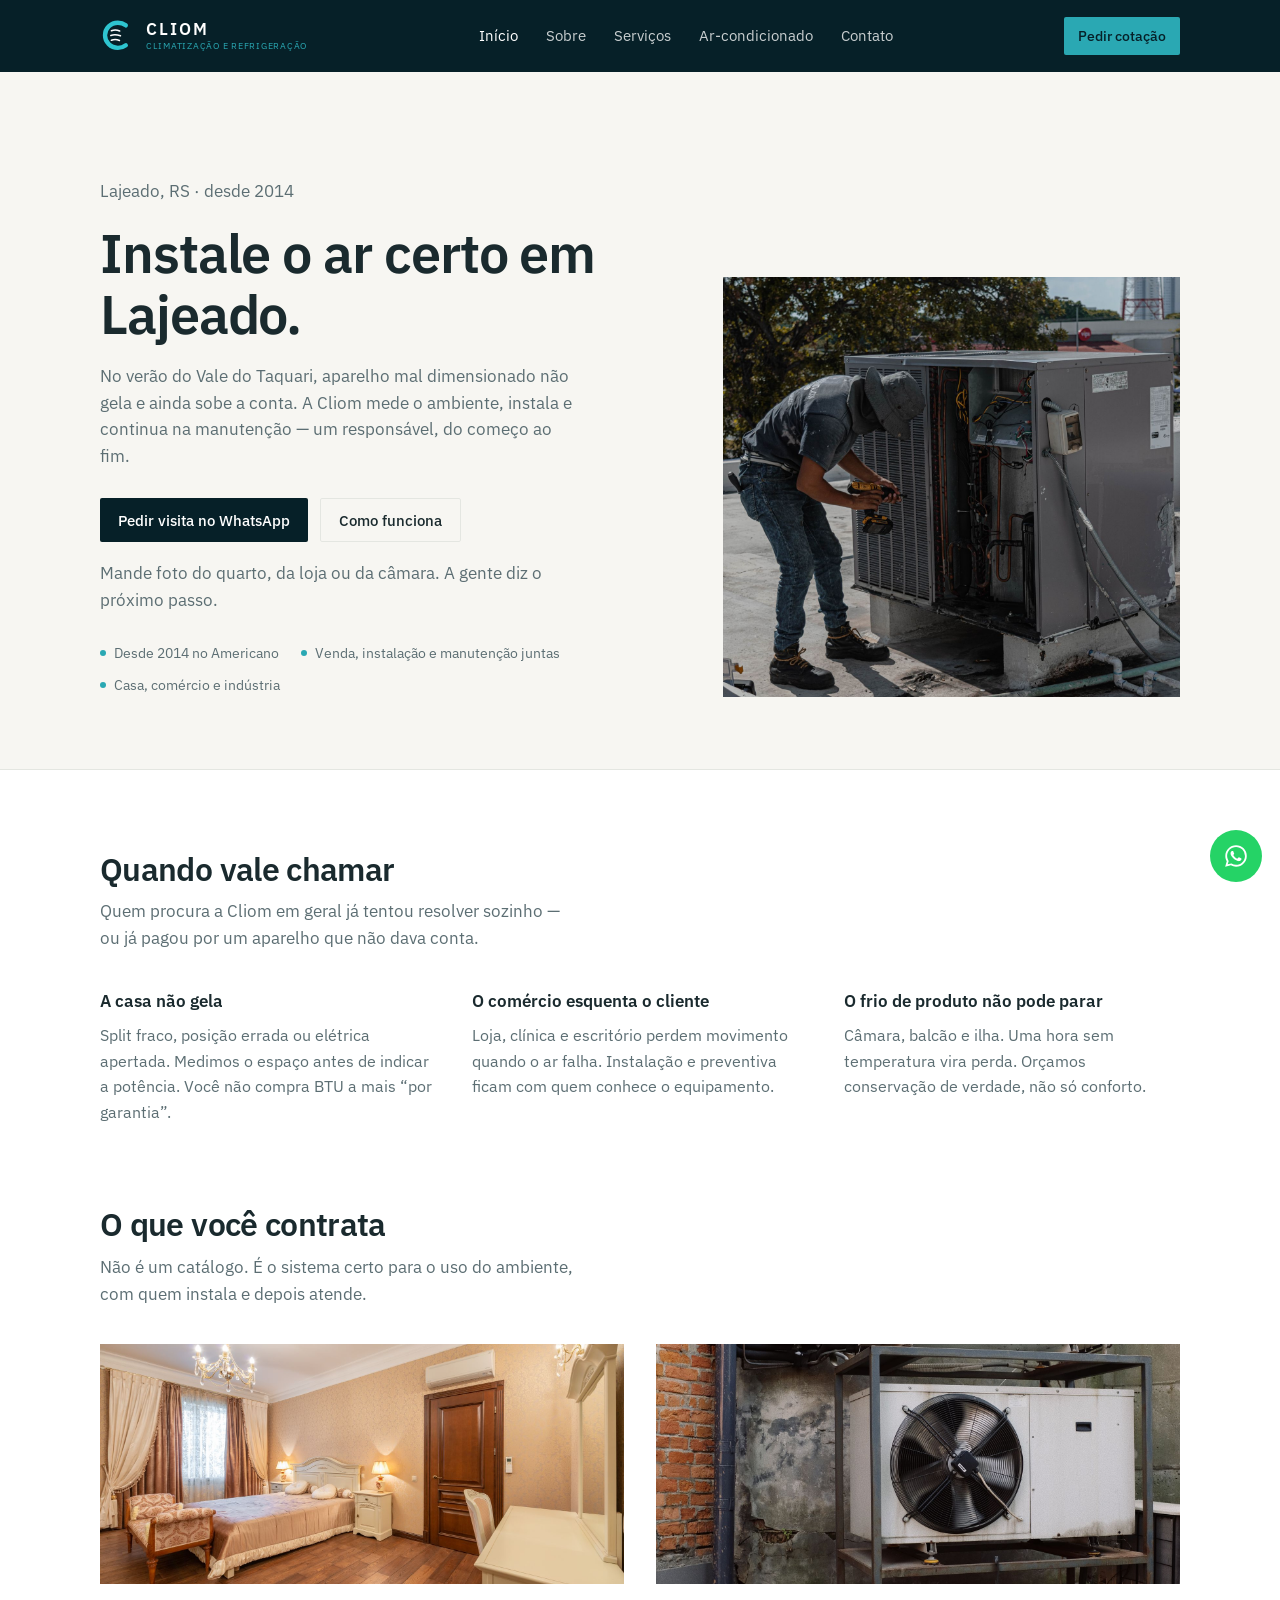
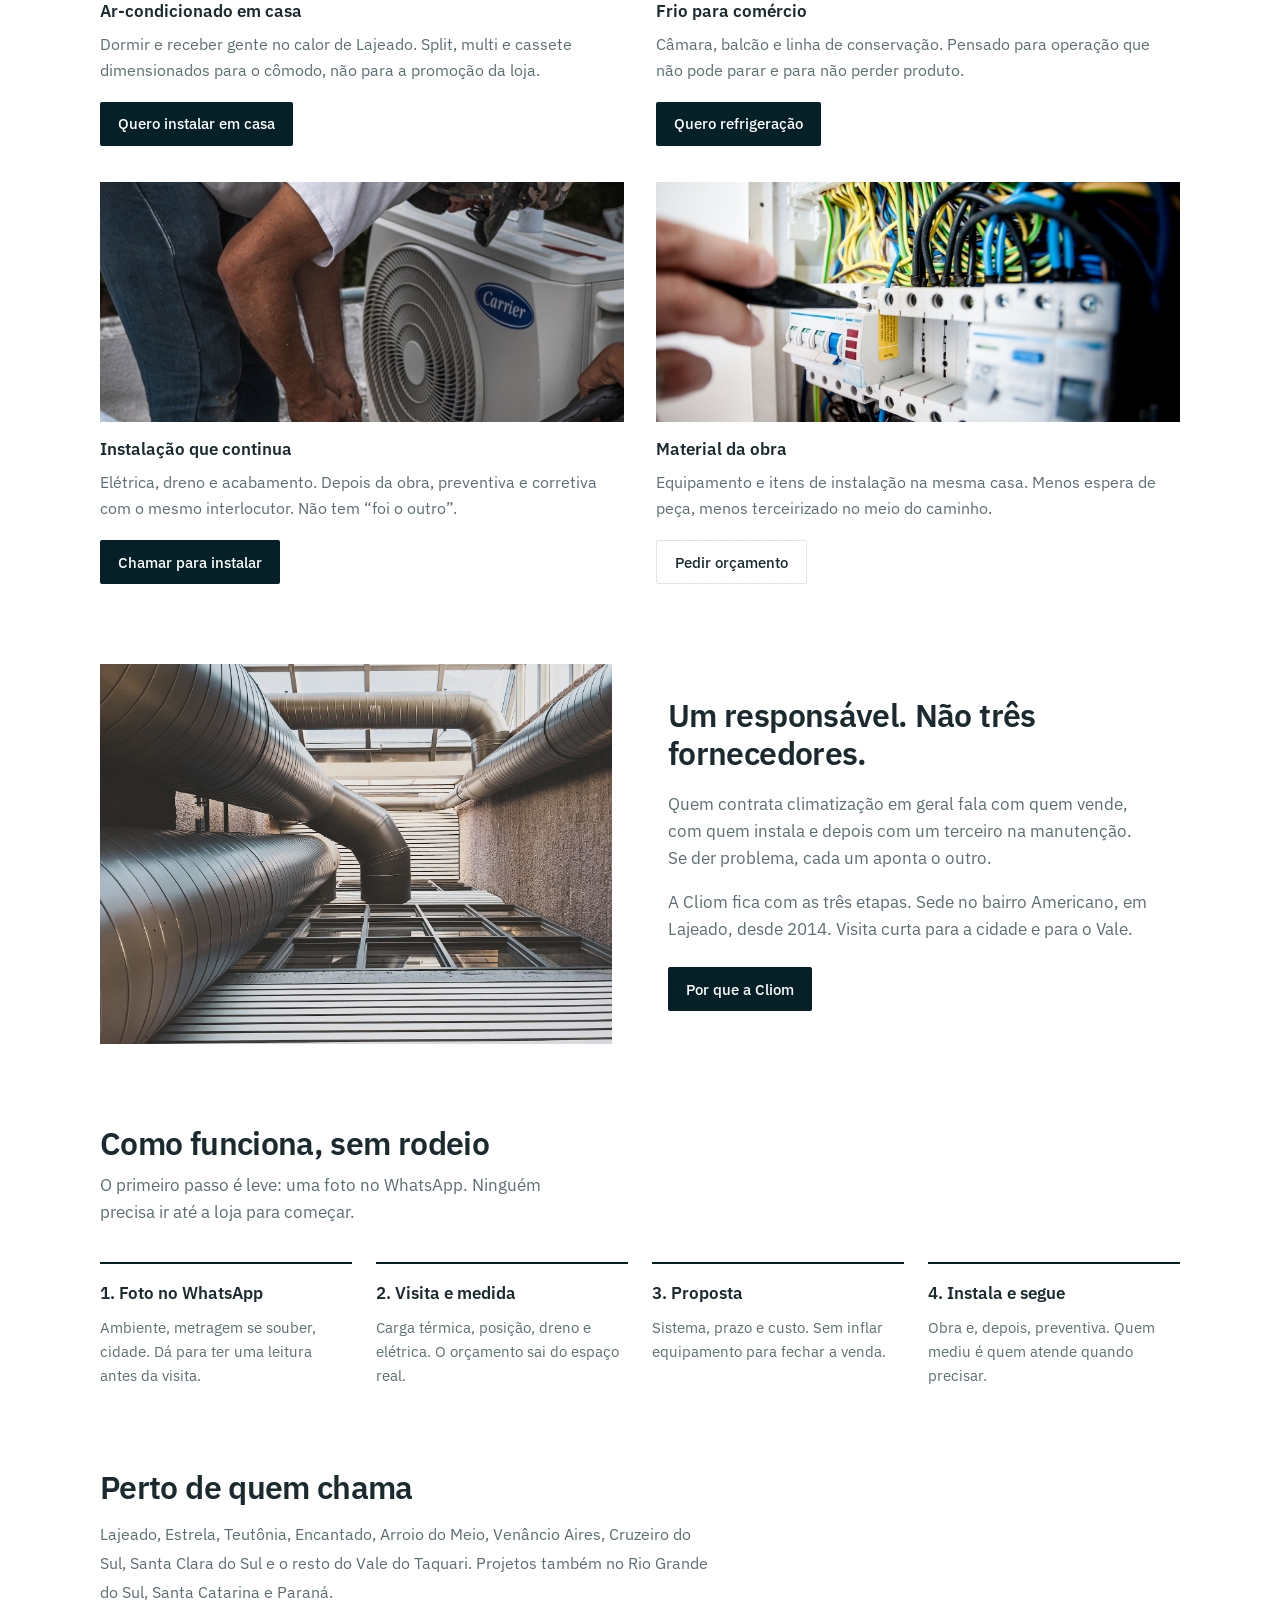
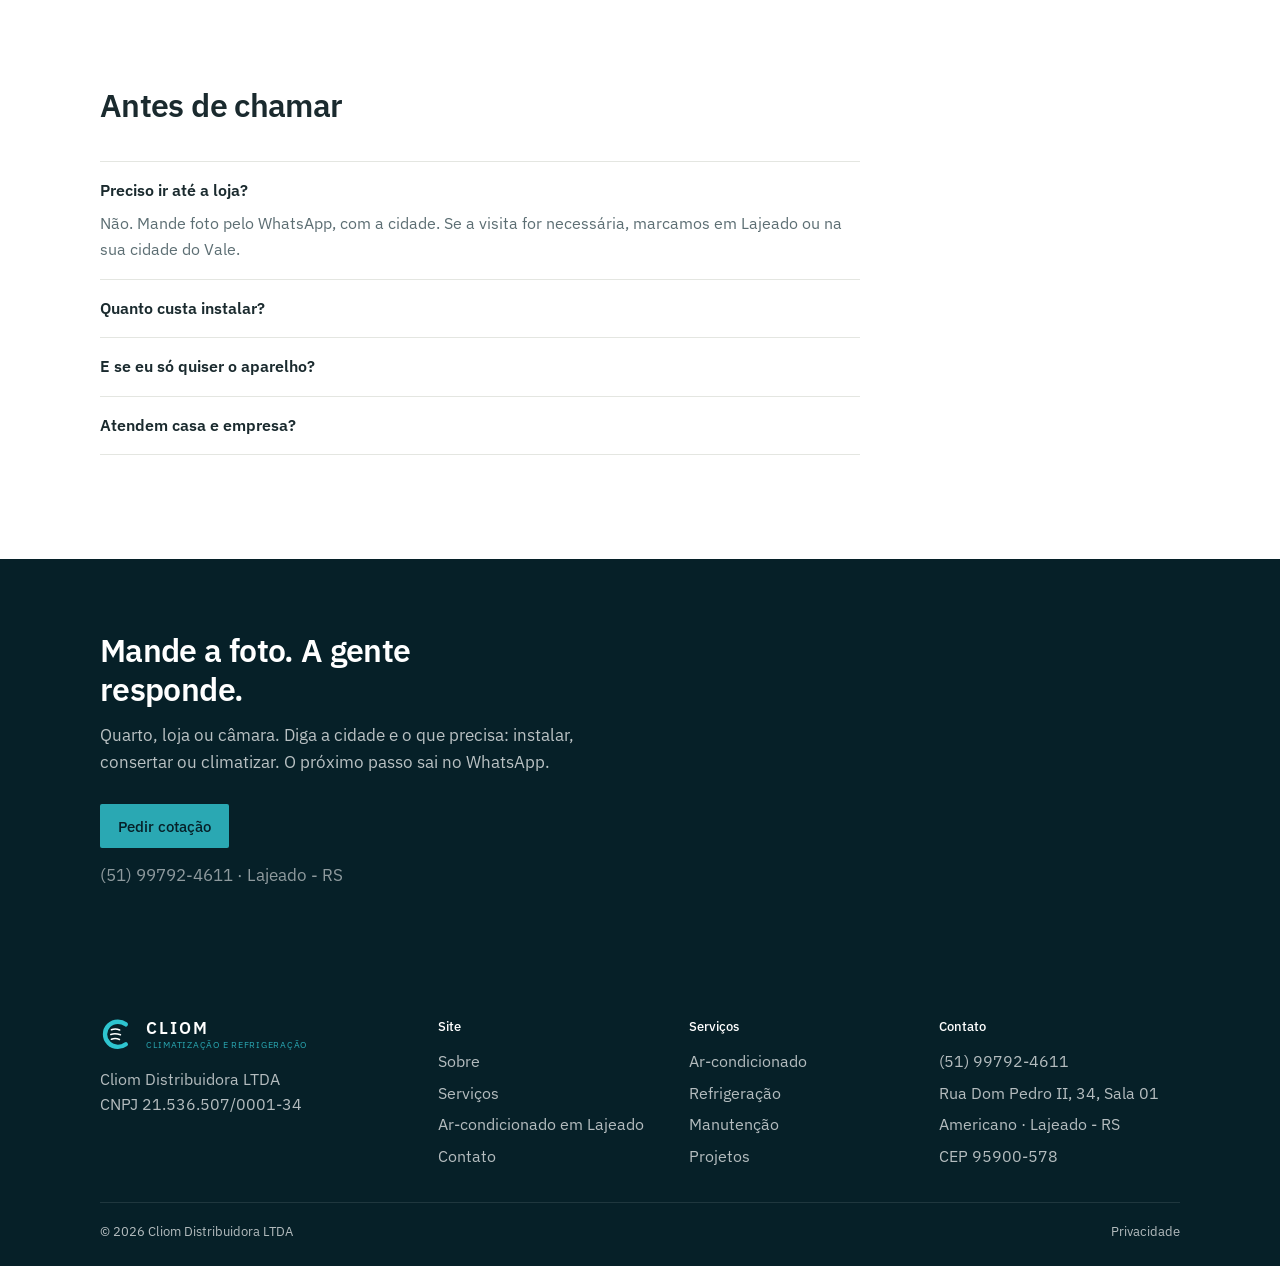
<file: index.html>
<!DOCTYPE html>
<html lang="pt-BR">
<head>
  <meta charset="UTF-8">
  <meta name="viewport" content="width=device-width, initial-scale=1">
  <title>Cliom | Ar condicionado, climatização e refrigeração em Lajeado</title>
  <meta name="description" content="Instale ar-condicionado em Lajeado com visita técnica. A Cliom mede o ambiente, vende, instala e faz a manutenção. Vale do Taquari e Sul.">
  <link rel="canonical" href="https://cliom.com.br/">
  <meta name="robots" content="index, follow, max-image-preview:large">
  <meta name="author" content="Cliom Distribuidora LTDA">
  <meta name="geo.region" content="BR-RS">
  <meta name="geo.placename" content="Lajeado">
  <meta name="theme-color" content="#062028">
  <meta property="og:type" content="website">
  <meta property="og:locale" content="pt_BR">
  <meta property="og:title" content="Cliom | Instale ar-condicionado em Lajeado">
  <meta property="og:description" content="Visita técnica, instalação e manutenção de ar-condicionado e refrigeração em Lajeado. Um responsável do início ao fim.">
  <meta property="og:url" content="https://cliom.com.br/">
  <meta property="og:image" content="https://cliom.com.br/img/logo.jpg">
  <link rel="icon" href="img/favicon.svg" type="image/svg+xml">
  <link rel="manifest" href="site.webmanifest">
  <link rel="preconnect" href="https://fonts.googleapis.com">
  <link rel="preconnect" href="https://fonts.gstatic.com" crossorigin>
  <link href="https://fonts.googleapis.com/css2?family=IBM+Plex+Sans:wght@400;500;600;700&display=swap" rel="stylesheet">
  <link rel="stylesheet" href="css/styles.css">
  <script type="application/ld+json">
  {
    "@context": "https://schema.org",
    "@type": "HVACBusiness",
    "name": "Cliom Climatização e Refrigeração",
    "legalName": "Cliom Distribuidora LTDA",
    "taxID": "21.536.507/0001-34",
    "foundingDate": "2014-12-08",
    "url": "https://cliom.com.br/",
    "telephone": "+55-51-99792-4611",
    "address": {
      "@type": "PostalAddress",
      "streetAddress": "Rua Dom Pedro II, 34, Sala 01, Bairro Americano",
      "addressLocality": "Lajeado",
      "addressRegion": "RS",
      "postalCode": "95900-578",
      "addressCountry": "BR"
    },
    "areaServed": ["Lajeado", "Vale do Taquari", "Rio Grande do Sul", "Santa Catarina", "Paraná"]
  }
  </script>
  <script type="application/ld+json">
  {
    "@context": "https://schema.org",
    "@type": "FAQPage",
    "mainEntity": [
      {
        "@type": "Question",
        "name": "Como peço uma visita da Cliom em Lajeado?",
        "acceptedAnswer": {
          "@type": "Answer",
          "text": "Mande uma foto do ambiente pelo WhatsApp, com cidade e o que precisa (instalar, consertar ou climatizar comércio). A Cliom indica o próximo passo."
        }
      },
      {
        "@type": "Question",
        "name": "Quanto custa instalar ar-condicionado em Lajeado?",
        "acceptedAnswer": {
          "@type": "Answer",
          "text": "Depende da potência, da metragem, da distância da condensadora e da elétrica existente. A visita serve para orçar sem inflar equipamento."
        }
      },
      {
        "@type": "Question",
        "name": "A Cliom só vende o aparelho?",
        "acceptedAnswer": {
          "@type": "Answer",
          "text": "Não. Venda, projeto, instalação e manutenção ficam na mesma empresa."
        }
      },
      {
        "@type": "Question",
        "name": "Vocês atendem Estrela, Teutônia e Encantado?",
        "acceptedAnswer": {
          "@type": "Answer",
          "text": "Sim. A base é Lajeado. O Vale do Taquari entra no dia a dia. Projetos no Sul também."
        }
      }
    ]
  }
  </script>
</head>
<body>
  <a class="skip-link" href="#conteudo">Ir para o conteúdo</a>
  <header class="site-header" id="header">
    <div class="header-inner">
      <a class="logo" href="index.html" aria-label="Cliom, página inicial">
        <img src="img/logo.svg" alt="">
        <span class="logo-type">
          <strong>CLIOM</strong>
          <span>CLIMATIZAÇÃO E REFRIGERAÇÃO</span>
        </span>
      </a>
      <nav class="nav" aria-label="Principal">
        <a class="active" href="index.html">Início</a>
        <a href="sobre.html">Sobre</a>
        <a href="servicos.html">Serviços</a>
        <a href="ar-condicionado-lajeado.html">Ar-condicionado</a>
        <a href="contato.html">Contato</a>
      </nav>
      <div class="header-cta">
        <a class="btn btn-primary" href="https://wa.me/5551997924611?text=Olá%2C%20Cliom.%20Quero%20uma%20cotação." target="_blank" rel="noopener">Pedir cotação</a>
      </div>
      <button class="nav-toggle" aria-label="Abrir menu"><span></span><span></span><span></span></button>
    </div>
  </header>

  <main id="conteudo">
    <section class="hero">
      <div class="container hero-grid">
        <div class="hero-copy">
          <p class="kicker">Lajeado, RS · desde 2014</p>
          <h1>Instale o ar certo em Lajeado.</h1>
          <p>No verão do Vale do Taquari, aparelho mal dimensionado não gela e ainda sobe a conta. A Cliom mede o ambiente, instala e continua na manutenção — um responsável, do começo ao fim.</p>
          <div class="hero-actions">
            <a class="btn btn-dark" href="https://wa.me/5551997924611?text=Olá%2C%20Cliom.%20Quero%20uma%20visita%20técnica." target="_blank" rel="noopener">Pedir visita no WhatsApp</a>
            <a class="btn" href="#como-funciona" style="border:1px solid var(--line)">Como funciona</a>
          </div>
          <p class="hint">Mande foto do quarto, da loja ou da câmara. A gente diz o próximo passo.</p>
          <div class="trust">
            <span>Desde 2014 no Americano</span>
            <span>Venda, instalação e manutenção juntas</span>
            <span>Casa, comércio e indústria</span>
          </div>
        </div>
        <div class="hero-photo">
          <img src="img/ac-install.jpg" alt="Técnico instalando unidade de ar-condicionado em cobertura" width="1600" height="1200">
        </div>
      </div>
    </section>

    <hr class="rule">

    <section class="section">
      <div class="container">
        <div class="section-head" data-reveal>
          <h2>Quando vale chamar</h2>
          <p class="lead">Quem procura a Cliom em geral já tentou resolver sozinho — ou já pagou por um aparelho que não dava conta.</p>
        </div>
        <div class="reasons">
          <article data-reveal>
            <h3>A casa não gela</h3>
            <p>Split fraco, posição errada ou elétrica apertada. Medimos o espaço antes de indicar a potência. Você não compra BTU a mais “por garantia”.</p>
          </article>
          <article data-reveal style="--d:.08s">
            <h3>O comércio esquenta o cliente</h3>
            <p>Loja, clínica e escritório perdem movimento quando o ar falha. Instalação e preventiva ficam com quem conhece o equipamento.</p>
          </article>
          <article data-reveal style="--d:.16s">
            <h3>O frio de produto não pode parar</h3>
            <p>Câmara, balcão e ilha. Uma hora sem temperatura vira perda. Orçamos conservação de verdade, não só conforto.</p>
          </article>
        </div>
      </div>
    </section>

    <section class="section">
      <div class="container">
        <div class="section-head" data-reveal>
          <h2>O que você contrata</h2>
          <p class="lead">Não é um catálogo. É o sistema certo para o uso do ambiente, com quem instala e depois atende.</p>
        </div>
        <div class="work">
          <article data-reveal>
            <div class="photo"><img src="img/ac-room.jpg" alt="Ar-condicionado split instalado em ambiente interno" width="1600" height="1066"></div>
            <h3>Ar-condicionado em casa</h3>
            <p>Dormir e receber gente no calor de Lajeado. Split, multi e cassete dimensionados para o cômodo, não para a promoção da loja.</p>
            <a class="btn btn-dark" href="https://wa.me/5551997924611?text=Olá%2C%20Cliom.%20Quero%20instalar%20ar-condicionado%20em%20casa." target="_blank" rel="noopener">Quero instalar em casa</a>
          </article>
          <article data-reveal style="--d:.08s">
            <div class="photo"><img src="img/cold-store.jpg" alt="Unidades condensadoras de refrigeração" width="1600" height="2400"></div>
            <h3>Frio para comércio</h3>
            <p>Câmara, balcão e linha de conservação. Pensado para operação que não pode parar e para não perder produto.</p>
            <a class="btn btn-dark" href="https://wa.me/5551997924611?text=Olá%2C%20Cliom.%20Preciso%20de%20refrigeração%20comercial." target="_blank" rel="noopener">Quero refrigeração</a>
          </article>
          <article data-reveal>
            <div class="photo"><img src="img/ac-tech.jpg" alt="Instalação de unidade externa de ar-condicionado" width="1600" height="2400"></div>
            <h3>Instalação que continua</h3>
            <p>Elétrica, dreno e acabamento. Depois da obra, preventiva e corretiva com o mesmo interlocutor. Não tem “foi o outro”.</p>
            <a class="btn btn-dark" href="https://wa.me/5551997924611?text=Olá%2C%20Cliom.%20Preciso%20de%20instalação%20ou%20manutenção." target="_blank" rel="noopener">Chamar para instalar</a>
          </article>
          <article data-reveal style="--d:.08s">
            <div class="photo"><img src="img/electrical.jpg" alt="Quadro elétrico para instalação de climatização" width="1600" height="1066"></div>
            <h3>Material da obra</h3>
            <p>Equipamento e itens de instalação na mesma casa. Menos espera de peça, menos terceirizado no meio do caminho.</p>
            <a class="btn" href="contato.html" style="border:1px solid var(--line)">Pedir orçamento</a>
          </article>
        </div>
      </div>
    </section>

    <section class="section">
      <div class="container split" data-reveal>
        <div class="media"><img src="img/hvac-duct.jpg" alt="Dutos de climatização em sistema central" width="1600" height="1200"></div>
        <div>
          <h2>Um responsável. Não três fornecedores.</h2>
          <p class="lead">Quem contrata climatização em geral fala com quem vende, com quem instala e depois com um terceiro na manutenção. Se der problema, cada um aponta o outro.</p>
          <p class="lead">A Cliom fica com as três etapas. Sede no bairro Americano, em Lajeado, desde 2014. Visita curta para a cidade e para o Vale.</p>
          <p style="margin-top:24px"><a class="btn btn-dark" href="sobre.html">Por que a Cliom</a></p>
        </div>
      </div>
    </section>

    <section class="section" id="como-funciona">
      <div class="container">
        <div class="section-head" data-reveal>
          <h2>Como funciona, sem rodeio</h2>
          <p class="lead">O primeiro passo é leve: uma foto no WhatsApp. Ninguém precisa ir até a loja para começar.</p>
        </div>
        <div class="process">
          <article data-reveal>
            <h3>1. Foto no WhatsApp</h3>
            <p>Ambiente, metragem se souber, cidade. Dá para ter uma leitura antes da visita.</p>
          </article>
          <article data-reveal style="--d:.06s">
            <h3>2. Visita e medida</h3>
            <p>Carga térmica, posição, dreno e elétrica. O orçamento sai do espaço real.</p>
          </article>
          <article data-reveal style="--d:.12s">
            <h3>3. Proposta</h3>
            <p>Sistema, prazo e custo. Sem inflar equipamento para fechar a venda.</p>
          </article>
          <article data-reveal style="--d:.18s">
            <h3>4. Instala e segue</h3>
            <p>Obra e, depois, preventiva. Quem mediu é quem atende quando precisar.</p>
          </article>
        </div>
      </div>
    </section>

    <section class="section">
      <div class="container">
        <div data-reveal>
          <h2>Perto de quem chama</h2>
          <p class="cities" style="margin-top:14px">Lajeado, Estrela, Teutônia, Encantado, Arroio do Meio, Venâncio Aires, Cruzeiro do Sul, Santa Clara do Sul e o resto do Vale do Taquari. Projetos também no Rio Grande do Sul, Santa Catarina e Paraná.</p>
        </div>
      </div>
    </section>

    <section class="section">
      <div class="container">
        <div class="section-head" data-reveal>
          <h2>Antes de chamar</h2>
        </div>
        <div class="faq" data-reveal>
          <details open>
            <summary>Preciso ir até a loja?</summary>
            <p>Não. Mande foto pelo WhatsApp, com a cidade. Se a visita for necessária, marcamos em Lajeado ou na sua cidade do Vale.</p>
          </details>
          <details>
            <summary>Quanto custa instalar?</summary>
            <p>Muda com potência, metragem, distância da condensadora e o que já existe de elétrica. Por isso medimos. Não fechamos preço de catálogo no escuro.</p>
          </details>
          <details>
            <summary>E se eu só quiser o aparelho?</summary>
            <p>Vendemos. Mas a recomendação é instalar com quem vai responder depois. Venda solta é o que mais gera “não gela” no verão.</p>
          </details>
          <details>
            <summary>Atendem casa e empresa?</summary>
            <p>Sim. Residência, comércio e indústria. Cada um com o dimensionamento do uso, não do catálogo.</p>
          </details>
        </div>
      </div>
    </section>
  </main>

  <section class="cta-band">
    <div class="container">
      <h2>Mande a foto. A gente responde.</h2>
      <p>Quarto, loja ou câmara. Diga a cidade e o que precisa: instalar, consertar ou climatizar. O próximo passo sai no WhatsApp.</p>
      <div class="hero-actions">
        <a class="btn btn-primary" href="https://wa.me/5551997924611?text=Olá%2C%20Cliom.%20Quero%20uma%20cotação." target="_blank" rel="noopener">Pedir cotação</a>
      </div>
      <p class="hint">(51) 99792-4611 · Lajeado - RS</p>
    </div>
  </section>

  <footer class="site-footer">
    <div class="container">
      <div class="footer-grid">
        <div>
          <a class="logo" href="index.html">
            <img src="img/logo.svg" alt="">
            <span class="logo-type"><strong>CLIOM</strong><span>CLIMATIZAÇÃO E REFRIGERAÇÃO</span></span>
          </a>
          <p style="margin-top:14px">Cliom Distribuidora LTDA<br>CNPJ 21.536.507/0001-34</p>
        </div>
        <div>
          <h3>Site</h3>
          <ul>
            <li><a href="sobre.html">Sobre</a></li>
            <li><a href="servicos.html">Serviços</a></li>
            <li><a href="ar-condicionado-lajeado.html">Ar-condicionado em Lajeado</a></li>
            <li><a href="contato.html">Contato</a></li>
          </ul>
        </div>
        <div>
          <h3>Serviços</h3>
          <ul>
            <li>Ar-condicionado</li>
            <li>Refrigeração</li>
            <li>Manutenção</li>
            <li>Projetos</li>
          </ul>
        </div>
        <div>
          <h3>Contato</h3>
          <ul>
            <li><a href="https://wa.me/5551997924611?text=Olá%2C%20Cliom.%20Quero%20uma%20visita%20técnica." target="_blank" rel="noopener">(51) 99792-4611</a></li>
            <li>Rua Dom Pedro II, 34, Sala 01</li>
            <li>Americano · Lajeado - RS</li>
            <li>CEP 95900-578</li>
          </ul>
        </div>
      </div>
      <div class="footer-bottom">
        <p>© <span id="year">2026</span> Cliom Distribuidora LTDA</p>
        <a href="privacidade.html">Privacidade</a>
      </div>
    </div>
  </footer>

  <a class="wa-float" href="https://wa.me/5551997924611?text=Olá%2C%20Cliom.%20Quero%20uma%20visita%20técnica." target="_blank" rel="noopener" aria-label="WhatsApp da Cliom">
    <svg viewBox="0 0 24 24" fill="currentColor"><path d="M19.05 4.91A9.82 9.82 0 0 0 12.04 2C6.58 2 2.13 6.45 2.13 11.91c0 1.75.46 3.45 1.32 4.95L2 22l5.25-1.38a9.9 9.9 0 0 0 4.79 1.22h.01c5.46 0 9.91-4.45 9.91-9.91 0-2.65-1.03-5.14-2.91-7.02zm-7.01 15.24h-.01a8.23 8.23 0 0 1-4.19-1.15l-.3-.18-3.12.82.83-3.04-.2-.31a8.2 8.2 0 0 1-1.26-4.38c0-4.54 3.7-8.24 8.25-8.24 2.2 0 4.27.86 5.82 2.42a8.18 8.18 0 0 1 2.42 5.83c0 4.55-3.7 8.24-8.24 8.24zm4.52-6.16c-.25-.12-1.47-.72-1.7-.81-.23-.08-.39-.12-.56.12-.17.25-.64.81-.78.97-.14.17-.29.19-.54.06-.25-.12-1.05-.39-2-1.23-.74-.66-1.23-1.47-1.38-1.72-.14-.25-.02-.38.11-.51.11-.11.25-.29.37-.43.12-.14.17-.25.25-.41.08-.17.04-.31-.02-.43-.06-.12-.56-1.34-.76-1.84-.2-.48-.4-.42-.56-.42h-.48c-.17 0-.43.06-.66.31-.22.25-.87.85-.87 2.07 0 1.22.89 2.4 1.01 2.56.12.17 1.75 2.67 4.23 3.74 1.76.76 2.2.82 2.99.69.46-.08 1.47-.6 1.67-1.18.21-.58.21-1.07.14-1.18-.07-.1-.22-.16-.47-.28z"/></svg>
  </a>
  <div class="mobile-nav" id="mobile-nav">
    <div class="mobile-panel">
      <button class="close-nav btn btn-ghost" type="button">Fechar</button>
      <nav>
        <a href="index.html">Início</a>
        <a href="sobre.html">Sobre</a>
        <a href="servicos.html">Serviços</a>
        <a href="ar-condicionado-lajeado.html">Ar-condicionado</a>
        <a href="contato.html">Contato</a>
        <a href="https://wa.me/5551997924611?text=Olá%2C%20Cliom.%20Quero%20uma%20cotação." target="_blank" rel="noopener">Pedir cotação</a>
      </nav>
    </div>
  </div>
  <script src="js/main.js"></script>
</body>
</html>
</file>
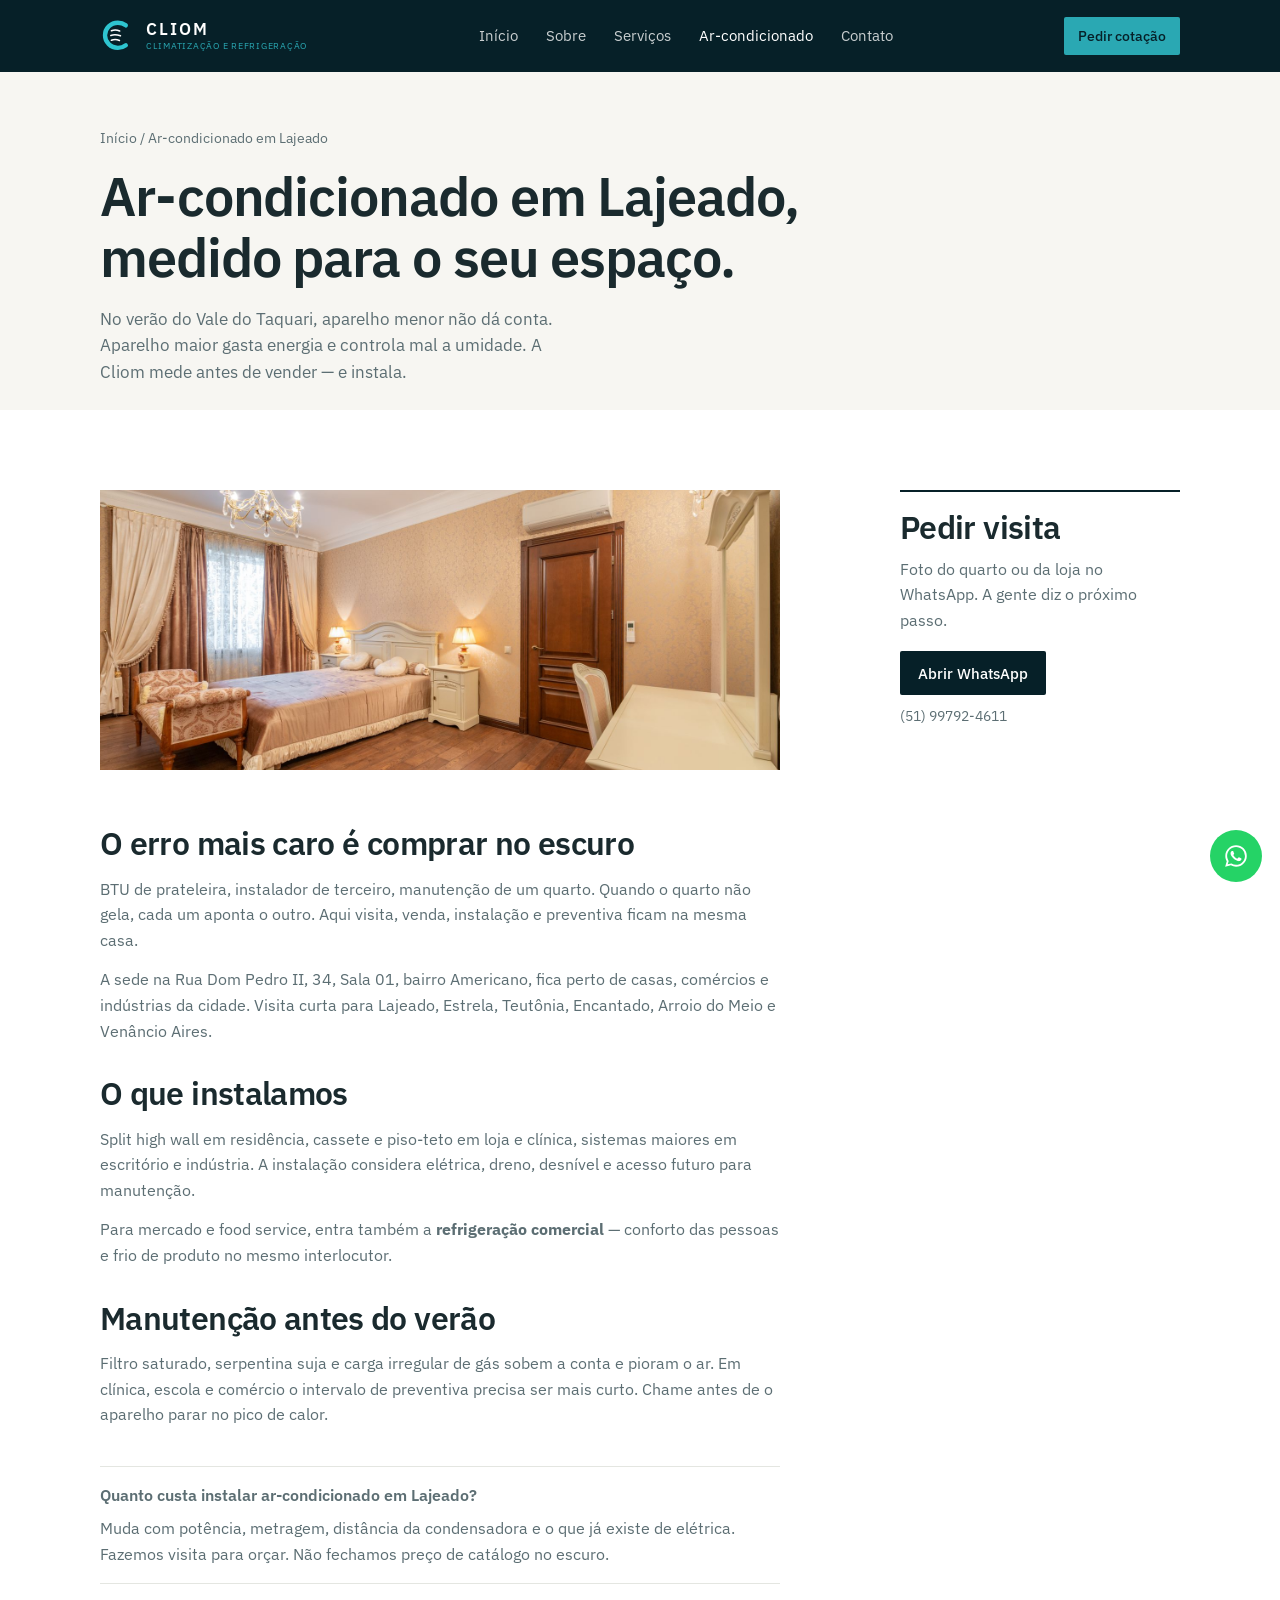
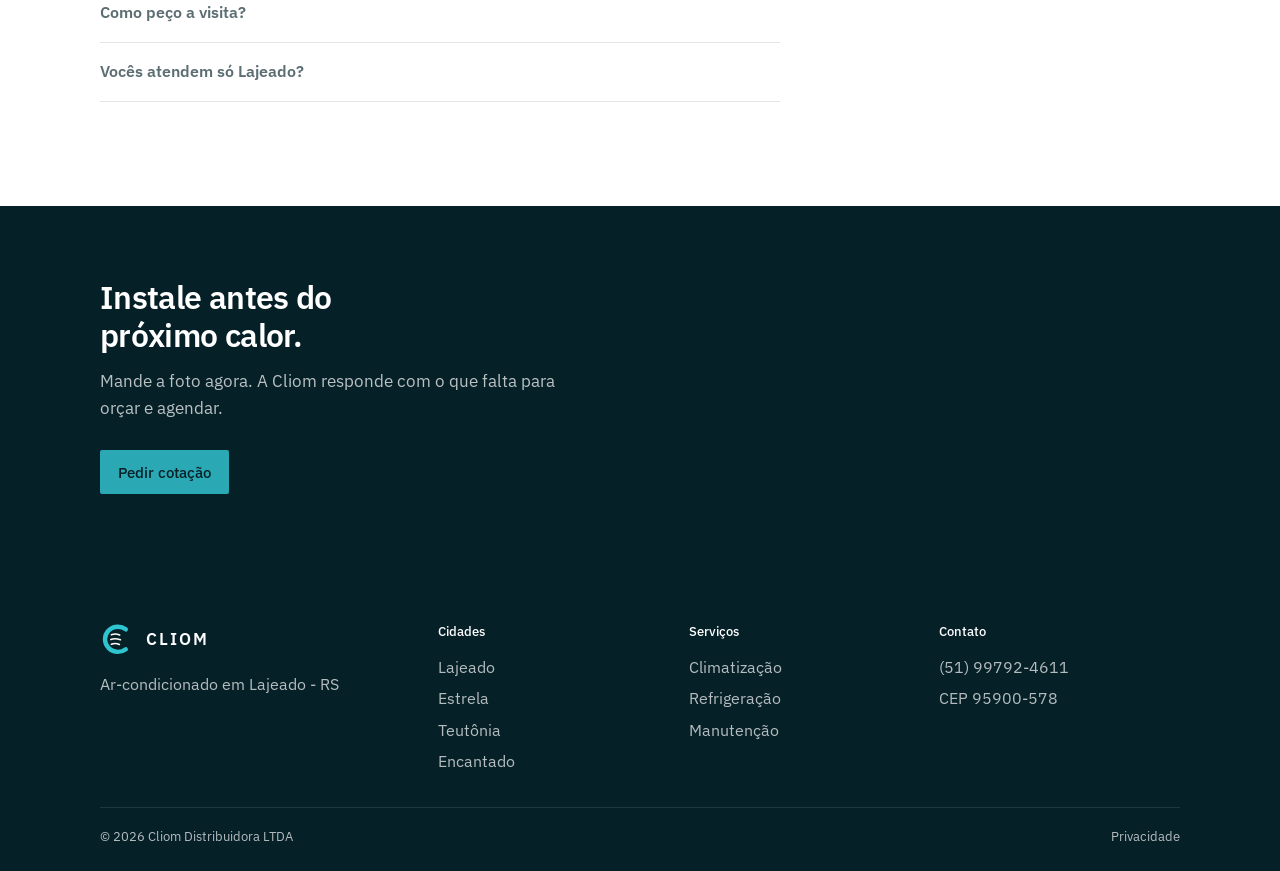
<file: ar-condicionado-lajeado.html>
<!DOCTYPE html>
<html lang="pt-BR">
<head>
  <meta charset="UTF-8">
  <meta name="viewport" content="width=device-width, initial-scale=1">
  <title>Ar condicionado em Lajeado - RS | Instalação e manutenção | Cliom</title>
  <meta name="description" content="Instale ar-condicionado em Lajeado com visita técnica. A Cliom mede o ambiente, instala e faz a manutenção no Vale do Taquari.">
  <link rel="canonical" href="https://cliom.com.br/ar-condicionado-lajeado.html">
  <meta name="robots" content="index, follow">
  <meta name="keywords" content="ar condicionado Lajeado, instalação ar condicionado Lajeado, climatização Lajeado, refrigeração Lajeado, Vale do Taquari">
  <meta name="theme-color" content="#062028">
  <meta property="og:title" content="Ar condicionado em Lajeado | Cliom">
  <meta property="og:description" content="Visita técnica, instalação e manutenção de ar-condicionado em Lajeado - RS.">
  <meta property="og:url" content="https://cliom.com.br/ar-condicionado-lajeado.html">
  <meta property="og:image" content="https://cliom.com.br/img/logo.jpg">
  <link rel="icon" href="img/favicon.svg" type="image/svg+xml">
  <link rel="preconnect" href="https://fonts.googleapis.com">
  <link rel="preconnect" href="https://fonts.gstatic.com" crossorigin>
  <link href="https://fonts.googleapis.com/css2?family=IBM+Plex+Sans:wght@400;500;600;700&display=swap" rel="stylesheet">
  <link rel="stylesheet" href="css/styles.css">
  <script type="application/ld+json">
  {
    "@context": "https://schema.org",
    "@type": "FAQPage",
    "mainEntity": [
      {
        "@type": "Question",
        "name": "Quanto custa instalar ar-condicionado em Lajeado?",
        "acceptedAnswer": {
          "@type": "Answer",
          "text": "Depende da potência, da metragem, da distância da condensadora e da elétrica existente. A Cliom faz visita em Lajeado para orçar sem inflar equipamento."
        }
      },
      {
        "@type": "Question",
        "name": "Como peço a visita?",
        "acceptedAnswer": {
          "@type": "Answer",
          "text": "Mande foto do ambiente pelo WhatsApp, com a cidade. A Cliom indica se resolve na conversa ou se marca visita."
        }
      }
    ]
  }
  </script>
</head>
<body>
  <header class="site-header" id="header">
    <div class="header-inner">
      <a class="logo" href="index.html" aria-label="Cliom, página inicial">
        <img src="img/logo.svg" alt="">
        <span class="logo-type"><strong>CLIOM</strong><span>CLIMATIZAÇÃO E REFRIGERAÇÃO</span></span>
      </a>
      <nav class="nav" aria-label="Principal">
        <a href="index.html">Início</a>
        <a href="sobre.html">Sobre</a>
        <a href="servicos.html">Serviços</a>
        <a class="active" href="ar-condicionado-lajeado.html">Ar-condicionado</a>
        <a href="contato.html">Contato</a>
      </nav>
      <div class="header-cta"><a class="btn btn-primary" href="https://wa.me/5551997924611?text=Olá%2C%20Cliom.%20Quero%20uma%20cotação." target="_blank" rel="noopener">Pedir cotação</a></div>
      <button class="nav-toggle" aria-label="Abrir menu"><span></span><span></span><span></span></button>
    </div>
  </header>

  <main>
    <section class="page-hero">
      <div class="container">
        <nav class="breadcrumb"><a href="index.html">Início</a> / Ar-condicionado em Lajeado</nav>
        <h1>Ar-condicionado em Lajeado, medido para o seu espaço.</h1>
        <p class="lead">No verão do Vale do Taquari, aparelho menor não dá conta. Aparelho maior gasta energia e controla mal a umidade. A Cliom mede antes de vender — e instala.</p>
      </div>
    </section>

    <section class="section">
      <div class="container article-layout">
        <article class="prose" data-reveal>
          <div class="photo" style="margin-bottom:24px">
            <img src="img/ac-room.jpg" alt="Ar-condicionado split em Lajeado" width="1600" height="1066" style="height:280px;object-fit:cover">
          </div>
          <h2>O erro mais caro é comprar no escuro</h2>
          <p>BTU de prateleira, instalador de terceiro, manutenção de um quarto. Quando o quarto não gela, cada um aponta o outro. Aqui visita, venda, instalação e preventiva ficam na mesma casa.</p>
          <p>A sede na Rua Dom Pedro II, 34, Sala 01, bairro Americano, fica perto de casas, comércios e indústrias da cidade. Visita curta para Lajeado, Estrela, Teutônia, Encantado, Arroio do Meio e Venâncio Aires.</p>
          <h2>O que instalamos</h2>
          <p>Split high wall em residência, cassete e piso-teto em loja e clínica, sistemas maiores em escritório e indústria. A instalação considera elétrica, dreno, desnível e acesso futuro para manutenção.</p>
          <p>Para mercado e food service, entra também a <strong>refrigeração comercial</strong> — conforto das pessoas e frio de produto no mesmo interlocutor.</p>
          <h2>Manutenção antes do verão</h2>
          <p>Filtro saturado, serpentina suja e carga irregular de gás sobem a conta e pioram o ar. Em clínica, escola e comércio o intervalo de preventiva precisa ser mais curto. Chame antes de o aparelho parar no pico de calor.</p>
          <div class="faq" style="margin-top:24px">
            <details open>
              <summary>Quanto custa instalar ar-condicionado em Lajeado?</summary>
              <p>Muda com potência, metragem, distância da condensadora e o que já existe de elétrica. Fazemos visita para orçar. Não fechamos preço de catálogo no escuro.</p>
            </details>
            <details>
              <summary>Como peço a visita?</summary>
              <p>Mande foto do ambiente no WhatsApp, com a cidade. Se a visita for necessária, marcamos. Ninguém precisa ir até a loja para começar.</p>
            </details>
            <details>
              <summary>Vocês atendem só Lajeado?</summary>
              <p>Lajeado é a base. O Vale do Taquari entra no dia a dia. O Sul entra quando o projeto pede.</p>
            </details>
          </div>
        </article>
        <aside class="aside-card" data-reveal>
          <h2>Pedir visita</h2>
          <p>Foto do quarto ou da loja no WhatsApp. A gente diz o próximo passo.</p>
          <a class="btn btn-dark" href="https://wa.me/5551997924611?text=Olá%2C%20Cliom.%20Quero%20instalar%20ar-condicionado%20em%20Lajeado." target="_blank" rel="noopener">Abrir WhatsApp</a>
          <p class="hint">(51) 99792-4611</p>
        </aside>
      </div>
    </section>
  </main>

  <section class="cta-band">
    <div class="container">
      <h2>Instale antes do próximo calor.</h2>
      <p>Mande a foto agora. A Cliom responde com o que falta para orçar e agendar.</p>
      <div class="hero-actions">
        <a class="btn btn-primary" href="https://wa.me/5551997924611?text=Olá%2C%20Cliom.%20Quero%20uma%20cotação." target="_blank" rel="noopener">Pedir cotação</a>
      </div>
    </div>
  </section>

  <footer class="site-footer">
    <div class="container">
      <div class="footer-grid">
        <div>
          <a class="logo" href="index.html"><img src="img/logo.svg" alt=""><span class="logo-type"><strong>CLIOM</strong></span></a>
          <p style="margin-top:14px">Ar-condicionado em Lajeado - RS</p>
        </div>
        <div>
          <h3>Cidades</h3>
          <ul>
            <li>Lajeado</li>
            <li>Estrela</li>
            <li>Teutônia</li>
            <li>Encantado</li>
          </ul>
        </div>
        <div>
          <h3>Serviços</h3>
          <ul>
            <li><a href="servicos.html">Climatização</a></li>
            <li><a href="servicos.html">Refrigeração</a></li>
            <li><a href="servicos.html">Manutenção</a></li>
          </ul>
        </div>
        <div>
          <h3>Contato</h3>
          <ul>
            <li><a href="https://wa.me/5551997924611?text=Olá%2C%20Cliom.%20Quero%20instalar%20ar-condicionado%20em%20Lajeado." target="_blank" rel="noopener">(51) 99792-4611</a></li>
            <li>CEP 95900-578</li>
          </ul>
        </div>
      </div>
      <div class="footer-bottom">
        <p>© <span id="year">2026</span> Cliom Distribuidora LTDA</p>
        <a href="privacidade.html">Privacidade</a>
      </div>
    </div>
  </footer>
  <a class="wa-float" href="https://wa.me/5551997924611?text=Olá%2C%20Cliom.%20Quero%20instalar%20ar-condicionado%20em%20Lajeado." target="_blank" rel="noopener" aria-label="WhatsApp da Cliom"><svg viewBox="0 0 24 24" fill="currentColor"><path d="M19.05 4.91A9.82 9.82 0 0 0 12.04 2C6.58 2 2.13 6.45 2.13 11.91c0 1.75.46 3.45 1.32 4.95L2 22l5.25-1.38a9.9 9.9 0 0 0 4.79 1.22h.01c5.46 0 9.91-4.45 9.91-9.91 0-2.65-1.03-5.14-2.91-7.02zm-7.01 15.24h-.01a8.23 8.23 0 0 1-4.19-1.15l-.3-.18-3.12.82.83-3.04-.2-.31a8.2 8.2 0 0 1-1.26-4.38c0-4.54 3.7-8.24 8.25-8.24 2.2 0 4.27.86 5.82 2.42a8.18 8.18 0 0 1 2.42 5.83c0 4.55-3.7 8.24-8.24 8.24zm4.52-6.16c-.25-.12-1.47-.72-1.7-.81-.23-.08-.39-.12-.56.12-.17.25-.64.81-.78.97-.14.17-.29.19-.54.06-.25-.12-1.05-.39-2-1.23-.74-.66-1.23-1.47-1.38-1.72-.14-.25-.02-.38.11-.51.11-.11.25-.29.37-.43.12-.14.17-.25.25-.41.08-.17.04-.31-.02-.43-.06-.12-.56-1.34-.76-1.84-.2-.48-.4-.42-.56-.42h-.48c-.17 0-.43.06-.66.31-.22.25-.87.85-.87 2.07 0 1.22.89 2.4 1.01 2.56.12.17 1.75 2.67 4.23 3.74 1.76.76 2.2.82 2.99.69.46-.08 1.47-.6 1.67-1.18.21-.58.21-1.07.14-1.18-.07-.1-.22-.16-.47-.28z"/></svg></a>
  <div class="mobile-nav" id="mobile-nav">
    <div class="mobile-panel">
      <button class="close-nav btn btn-ghost" type="button">Fechar</button>
      <nav>
        <a href="index.html">Início</a>
        <a href="sobre.html">Sobre</a>
        <a href="servicos.html">Serviços</a>
        <a href="ar-condicionado-lajeado.html">Ar-condicionado</a>
        <a href="contato.html">Contato</a>
        <a href="https://wa.me/5551997924611?text=Olá%2C%20Cliom.%20Quero%20uma%20cotação." target="_blank" rel="noopener">Pedir cotação</a>
      </nav>
    </div>
  </div>
  <script src="js/main.js"></script>
</body>
</html>
</file>
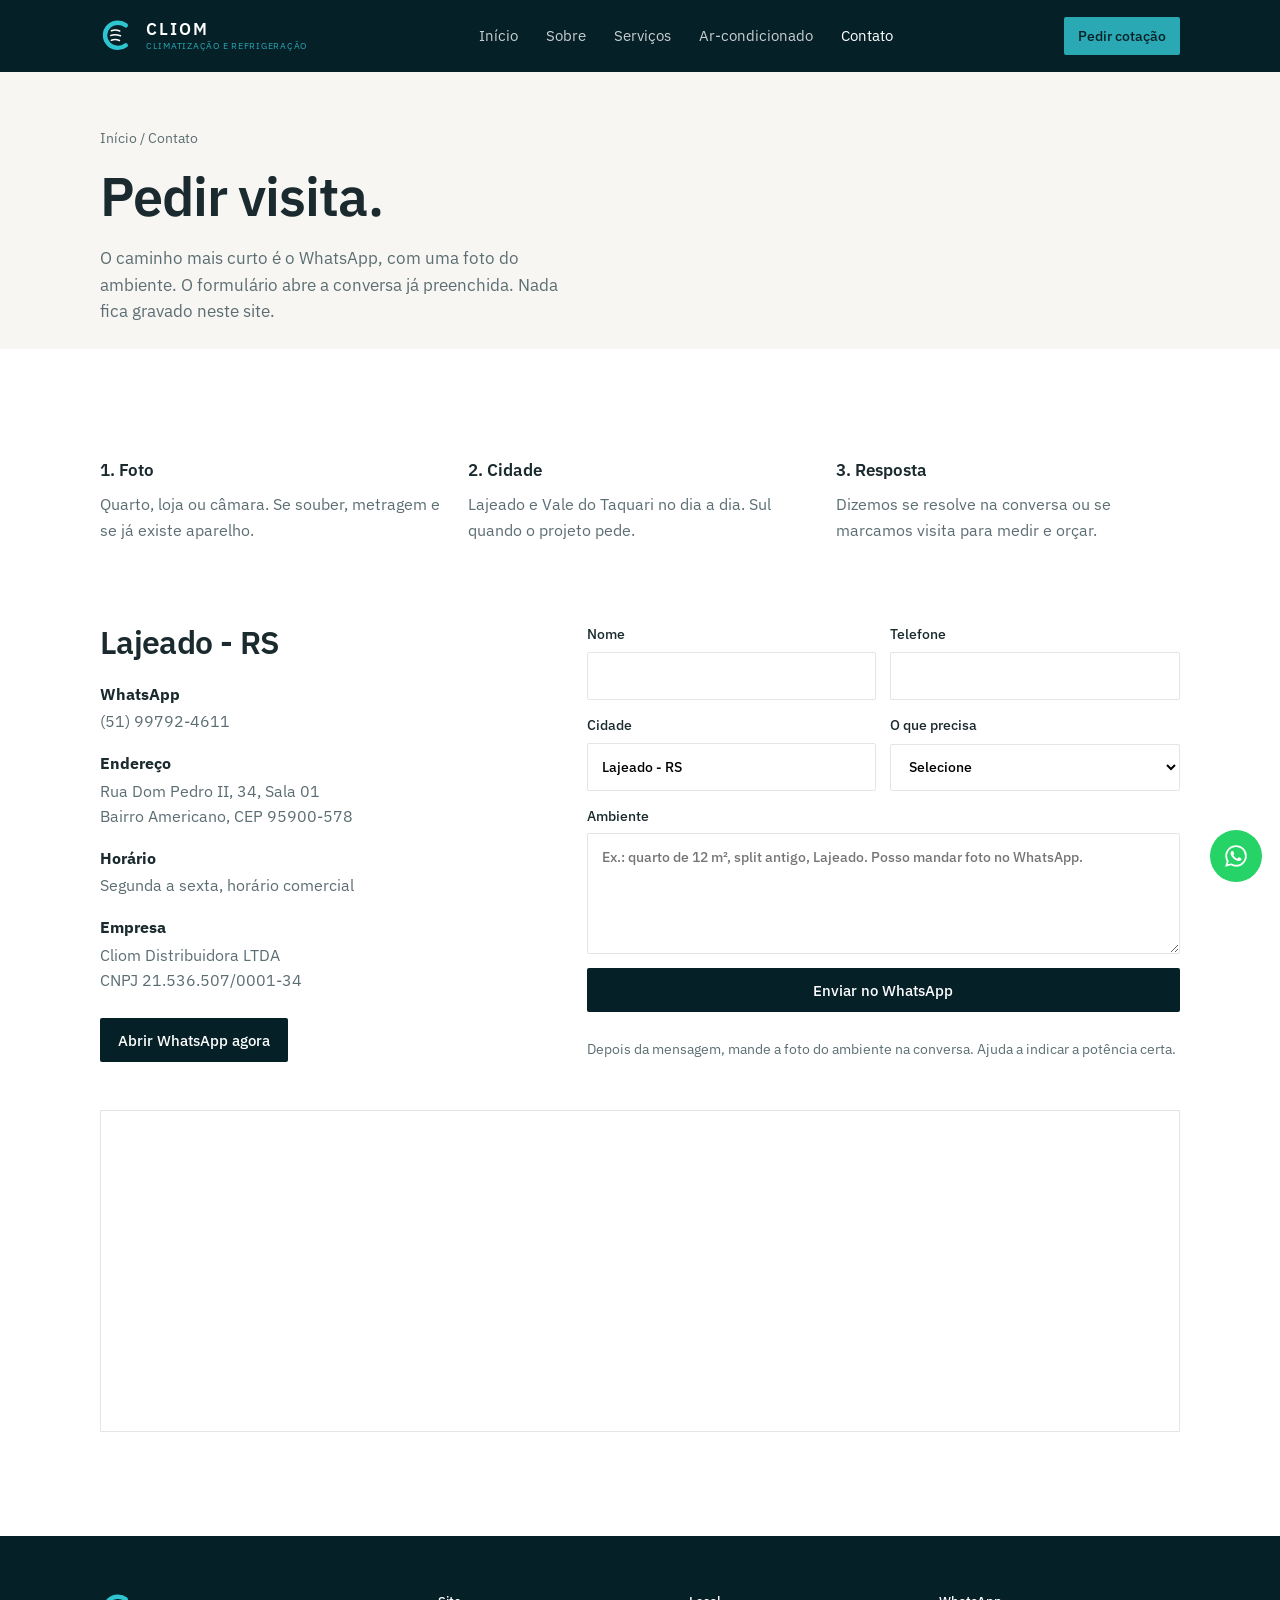
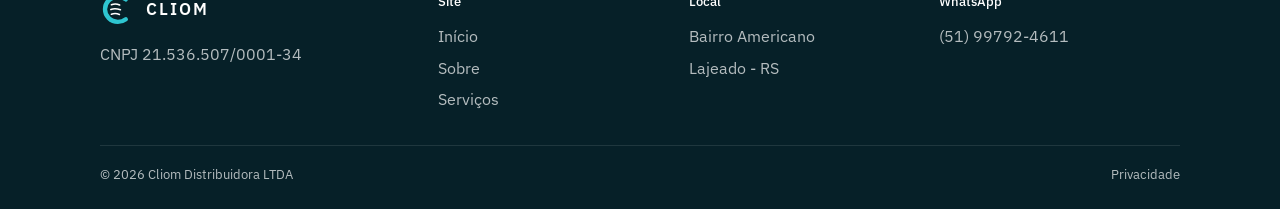
<file: contato.html>
<!DOCTYPE html>
<html lang="pt-BR">
<head>
  <meta charset="UTF-8">
  <meta name="viewport" content="width=device-width, initial-scale=1">
  <title>Contato | Pedir visita técnica | Cliom Lajeado</title>
  <meta name="description" content="Pedir visita da Cliom em Lajeado. WhatsApp (51) 99792-4611. Mande foto do ambiente. Rua Dom Pedro II, 34, Americano.">
  <link rel="canonical" href="https://cliom.com.br/contato.html">
  <meta name="robots" content="index, follow">
  <meta name="theme-color" content="#062028">
  <meta property="og:title" content="Pedir visita | Cliom Lajeado">
  <meta property="og:description" content="Mande foto do ambiente no WhatsApp. Visita técnica de climatização e refrigeração em Lajeado.">
  <meta property="og:url" content="https://cliom.com.br/contato.html">
  <meta property="og:image" content="https://cliom.com.br/img/logo.jpg">
  <link rel="icon" href="img/favicon.svg" type="image/svg+xml">
  <link rel="preconnect" href="https://fonts.googleapis.com">
  <link rel="preconnect" href="https://fonts.gstatic.com" crossorigin>
  <link href="https://fonts.googleapis.com/css2?family=IBM+Plex+Sans:wght@400;500;600;700&display=swap" rel="stylesheet">
  <link rel="stylesheet" href="css/styles.css">
</head>
<body>
  <header class="site-header" id="header">
    <div class="header-inner">
      <a class="logo" href="index.html" aria-label="Cliom, página inicial">
        <img src="img/logo.svg" alt="">
        <span class="logo-type"><strong>CLIOM</strong><span>CLIMATIZAÇÃO E REFRIGERAÇÃO</span></span>
      </a>
      <nav class="nav" aria-label="Principal">
        <a href="index.html">Início</a>
        <a href="sobre.html">Sobre</a>
        <a href="servicos.html">Serviços</a>
        <a href="ar-condicionado-lajeado.html">Ar-condicionado</a>
        <a class="active" href="contato.html">Contato</a>
      </nav>
      <div class="header-cta"><a class="btn btn-primary" href="https://wa.me/5551997924611?text=Olá%2C%20Cliom.%20Quero%20uma%20cotação." target="_blank" rel="noopener">Pedir cotação</a></div>
      <button class="nav-toggle" aria-label="Abrir menu"><span></span><span></span><span></span></button>
    </div>
  </header>

  <main>
    <section class="page-hero">
      <div class="container">
        <nav class="breadcrumb"><a href="index.html">Início</a> / Contato</nav>
        <h1>Pedir visita.</h1>
        <p class="lead">O caminho mais curto é o WhatsApp, com uma foto do ambiente. O formulário abre a conversa já preenchida. Nada fica gravado neste site.</p>
      </div>
    </section>

    <section class="section">
      <div class="container">
        <div class="next" data-reveal>
          <article>
            <h3>1. Foto</h3>
            <p>Quarto, loja ou câmara. Se souber, metragem e se já existe aparelho.</p>
          </article>
          <article>
            <h3>2. Cidade</h3>
            <p>Lajeado e Vale do Taquari no dia a dia. Sul quando o projeto pede.</p>
          </article>
          <article>
            <h3>3. Resposta</h3>
            <p>Dizemos se resolve na conversa ou se marcamos visita para medir e orçar.</p>
          </article>
        </div>
      </div>
    </section>

    <section class="section">
      <div class="container contact-grid" data-reveal>
        <aside>
          <h2>Lajeado - RS</h2>
          <div class="contact-list">
            <p><strong>WhatsApp</strong> <a href="https://wa.me/5551997924611?text=Olá%2C%20Cliom.%20Quero%20uma%20visita%20técnica." target="_blank" rel="noopener">(51) 99792-4611</a></p>
            <p><strong>Endereço</strong> Rua Dom Pedro II, 34, Sala 01<br>Bairro Americano, CEP 95900-578</p>
            <p><strong>Horário</strong> Segunda a sexta, horário comercial</p>
            <p><strong>Empresa</strong> Cliom Distribuidora LTDA<br>CNPJ 21.536.507/0001-34</p>
          </div>
          <p style="margin-top:24px">
            <a class="btn btn-dark" href="https://wa.me/5551997924611?text=Olá%2C%20Cliom.%20Quero%20uma%20visita%20técnica." target="_blank" rel="noopener">Abrir WhatsApp agora</a>
          </p>
        </aside>
        <form class="form" id="orcamento-form">
          <div class="form-row">
            <label>Nome<input name="nome" required autocomplete="name"></label>
            <label>Telefone<input name="telefone" required autocomplete="tel" inputmode="tel"></label>
          </div>
          <div class="form-row">
            <label>Cidade<input name="cidade" required value="Lajeado - RS"></label>
            <label>O que precisa
              <select name="servico" required>
                <option value="">Selecione</option>
                <option>Instalar ar-condicionado em casa</option>
                <option>Climatizar comércio ou escritório</option>
                <option>Refrigeração / câmara fria</option>
                <option>Manutenção ou conserto</option>
                <option>Projeto</option>
                <option>Outro</option>
              </select>
            </label>
          </div>
          <label>Ambiente<textarea name="mensagem" placeholder="Ex.: quarto de 12 m², split antigo, Lajeado. Posso mandar foto no WhatsApp."></textarea></label>
          <button class="btn btn-dark" type="submit">Enviar no WhatsApp</button>
          <p class="hint">Depois da mensagem, mande a foto do ambiente na conversa. Ajuda a indicar a potência certa.</p>
        </form>
      </div>
      <div class="container map-wrap">
        <iframe title="Mapa da Cliom em Lajeado" loading="lazy" referrerpolicy="no-referrer-when-downgrade" src="https://maps.google.com/maps?q=Rua%20Dom%20Pedro%20II%2034%20Americano%20Lajeado%20RS&t=&z=16&ie=UTF8&iwloc=&output=embed"></iframe>
      </div>
    </section>
  </main>

  <footer class="site-footer">
    <div class="container">
      <div class="footer-grid">
        <div>
          <a class="logo" href="index.html"><img src="img/logo.svg" alt=""><span class="logo-type"><strong>CLIOM</strong></span></a>
          <p style="margin-top:14px">CNPJ 21.536.507/0001-34</p>
        </div>
        <div>
          <h3>Site</h3>
          <ul>
            <li><a href="index.html">Início</a></li>
            <li><a href="sobre.html">Sobre</a></li>
            <li><a href="servicos.html">Serviços</a></li>
          </ul>
        </div>
        <div>
          <h3>Local</h3>
          <ul>
            <li>Bairro Americano</li>
            <li>Lajeado - RS</li>
          </ul>
        </div>
        <div>
          <h3>WhatsApp</h3>
          <ul>
            <li><a href="https://wa.me/5551997924611?text=Olá%2C%20Cliom.%20Quero%20uma%20visita%20técnica." target="_blank" rel="noopener">(51) 99792-4611</a></li>
          </ul>
        </div>
      </div>
      <div class="footer-bottom">
        <p>© <span id="year">2026</span> Cliom Distribuidora LTDA</p>
        <a href="privacidade.html">Privacidade</a>
      </div>
    </div>
  </footer>
  <a class="wa-float" href="https://wa.me/5551997924611?text=Olá%2C%20Cliom.%20Quero%20uma%20visita%20técnica." target="_blank" rel="noopener" aria-label="WhatsApp da Cliom"><svg viewBox="0 0 24 24" fill="currentColor"><path d="M19.05 4.91A9.82 9.82 0 0 0 12.04 2C6.58 2 2.13 6.45 2.13 11.91c0 1.75.46 3.45 1.32 4.95L2 22l5.25-1.38a9.9 9.9 0 0 0 4.79 1.22h.01c5.46 0 9.91-4.45 9.91-9.91 0-2.65-1.03-5.14-2.91-7.02zm-7.01 15.24h-.01a8.23 8.23 0 0 1-4.19-1.15l-.3-.18-3.12.82.83-3.04-.2-.31a8.2 8.2 0 0 1-1.26-4.38c0-4.54 3.7-8.24 8.25-8.24 2.2 0 4.27.86 5.82 2.42a8.18 8.18 0 0 1 2.42 5.83c0 4.55-3.7 8.24-8.24 8.24zm4.52-6.16c-.25-.12-1.47-.72-1.7-.81-.23-.08-.39-.12-.56.12-.17.25-.64.81-.78.97-.14.17-.29.19-.54.06-.25-.12-1.05-.39-2-1.23-.74-.66-1.23-1.47-1.38-1.72-.14-.25-.02-.38.11-.51.11-.11.25-.29.37-.43.12-.14.17-.25.25-.41.08-.17.04-.31-.02-.43-.06-.12-.56-1.34-.76-1.84-.2-.48-.4-.42-.56-.42h-.48c-.17 0-.43.06-.66.31-.22.25-.87.85-.87 2.07 0 1.22.89 2.4 1.01 2.56.12.17 1.75 2.67 4.23 3.74 1.76.76 2.2.82 2.99.69.46-.08 1.47-.6 1.67-1.18.21-.58.21-1.07.14-1.18-.07-.1-.22-.16-.47-.28z"/></svg></a>
  <div class="mobile-nav" id="mobile-nav">
    <div class="mobile-panel">
      <button class="close-nav btn btn-ghost" type="button">Fechar</button>
      <nav>
        <a href="index.html">Início</a>
        <a href="sobre.html">Sobre</a>
        <a href="servicos.html">Serviços</a>
        <a href="ar-condicionado-lajeado.html">Ar-condicionado</a>
        <a href="contato.html">Contato</a>
        <a href="https://wa.me/5551997924611?text=Olá%2C%20Cliom.%20Quero%20uma%20cotação." target="_blank" rel="noopener">Pedir cotação</a>
      </nav>
    </div>
  </div>
  <script src="js/main.js"></script>
</body>
</html>
</file>
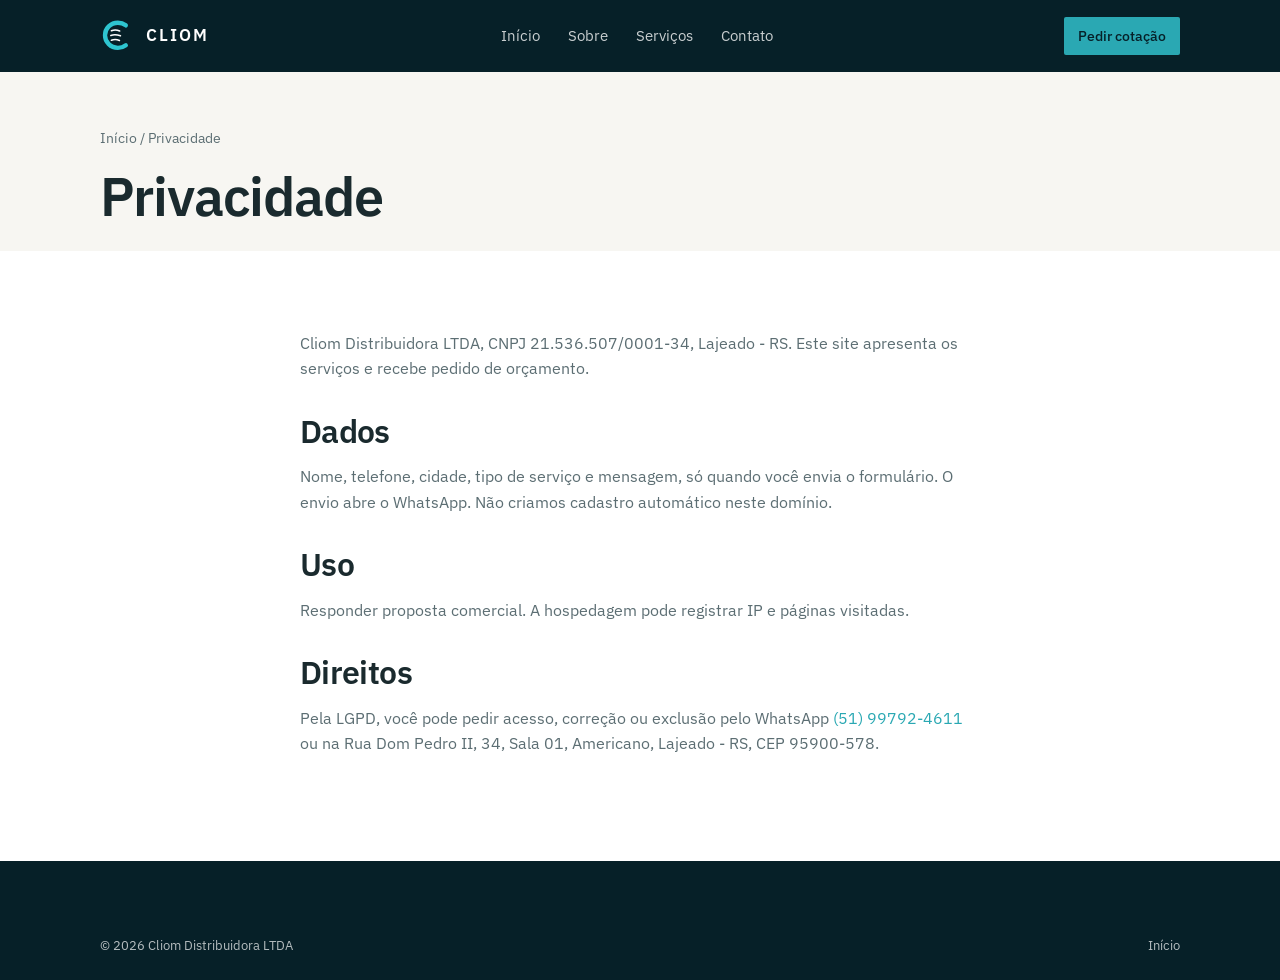
<file: privacidade.html>
<!DOCTYPE html>
<html lang="pt-BR">
<head>
  <meta charset="UTF-8">
  <meta name="viewport" content="width=device-width, initial-scale=1">
  <title>Privacidade | Cliom</title>
  <meta name="description" content="Política de privacidade da Cliom Distribuidora LTDA, Lajeado - RS.">
  <link rel="canonical" href="https://cliom.com.br/privacidade.html">
  <meta name="robots" content="index, follow">
  <meta name="theme-color" content="#062028">
  <link rel="icon" href="img/favicon.svg" type="image/svg+xml">
  <link rel="preconnect" href="https://fonts.googleapis.com">
  <link rel="preconnect" href="https://fonts.gstatic.com" crossorigin>
  <link href="https://fonts.googleapis.com/css2?family=IBM+Plex+Sans:wght@400;500;600;700&display=swap" rel="stylesheet">
  <link rel="stylesheet" href="css/styles.css">
</head>
<body>
  <header class="site-header" id="header">
    <div class="header-inner">
      <a class="logo" href="index.html" aria-label="Cliom, página inicial">
        <img src="img/logo.svg" alt="">
        <span class="logo-type"><strong>CLIOM</strong></span>
      </a>
      <nav class="nav" aria-label="Principal">
        <a href="index.html">Início</a>
        <a href="sobre.html">Sobre</a>
        <a href="servicos.html">Serviços</a>
        <a href="contato.html">Contato</a>
      </nav>
      <div class="header-cta"><a class="btn btn-primary" href="https://wa.me/5551997924611?text=Olá%2C%20Cliom.%20Quero%20uma%20cotação." target="_blank" rel="noopener">Pedir cotação</a></div>
      <button class="nav-toggle" aria-label="Abrir menu"><span></span><span></span><span></span></button>
    </div>
  </header>
  <main>
    <section class="page-hero">
      <div class="container">
        <nav class="breadcrumb"><a href="index.html">Início</a> / Privacidade</nav>
        <h1>Privacidade</h1>
      </div>
    </section>
    <section class="section">
      <div class="container prose">
        <p>Cliom Distribuidora LTDA, CNPJ 21.536.507/0001-34, Lajeado - RS. Este site apresenta os serviços e recebe pedido de orçamento.</p>
        <h2>Dados</h2>
        <p>Nome, telefone, cidade, tipo de serviço e mensagem, só quando você envia o formulário. O envio abre o WhatsApp. Não criamos cadastro automático neste domínio.</p>
        <h2>Uso</h2>
        <p>Responder proposta comercial. A hospedagem pode registrar IP e páginas visitadas.</p>
        <h2>Direitos</h2>
        <p>Pela LGPD, você pode pedir acesso, correção ou exclusão pelo WhatsApp <a href="https://wa.me/5551997924611">(51) 99792-4611</a> ou na Rua Dom Pedro II, 34, Sala 01, Americano, Lajeado - RS, CEP 95900-578.</p>
      </div>
    </section>
  </main>
  <footer class="site-footer">
    <div class="container footer-bottom">
      <p>© <span id="year">2026</span> Cliom Distribuidora LTDA</p>
      <a href="index.html">Início</a>
    </div>
  </footer>
  <div class="mobile-nav" id="mobile-nav">
    <div class="mobile-panel">
      <button class="close-nav btn btn-ghost" type="button">Fechar</button>
      <nav>
        <a href="index.html">Início</a>
        <a href="sobre.html">Sobre</a>
        <a href="servicos.html">Serviços</a>
        <a href="contato.html">Contato</a>
      </nav>
    </div>
  </div>
  <script src="js/main.js"></script>
</body>
</html>
</file>
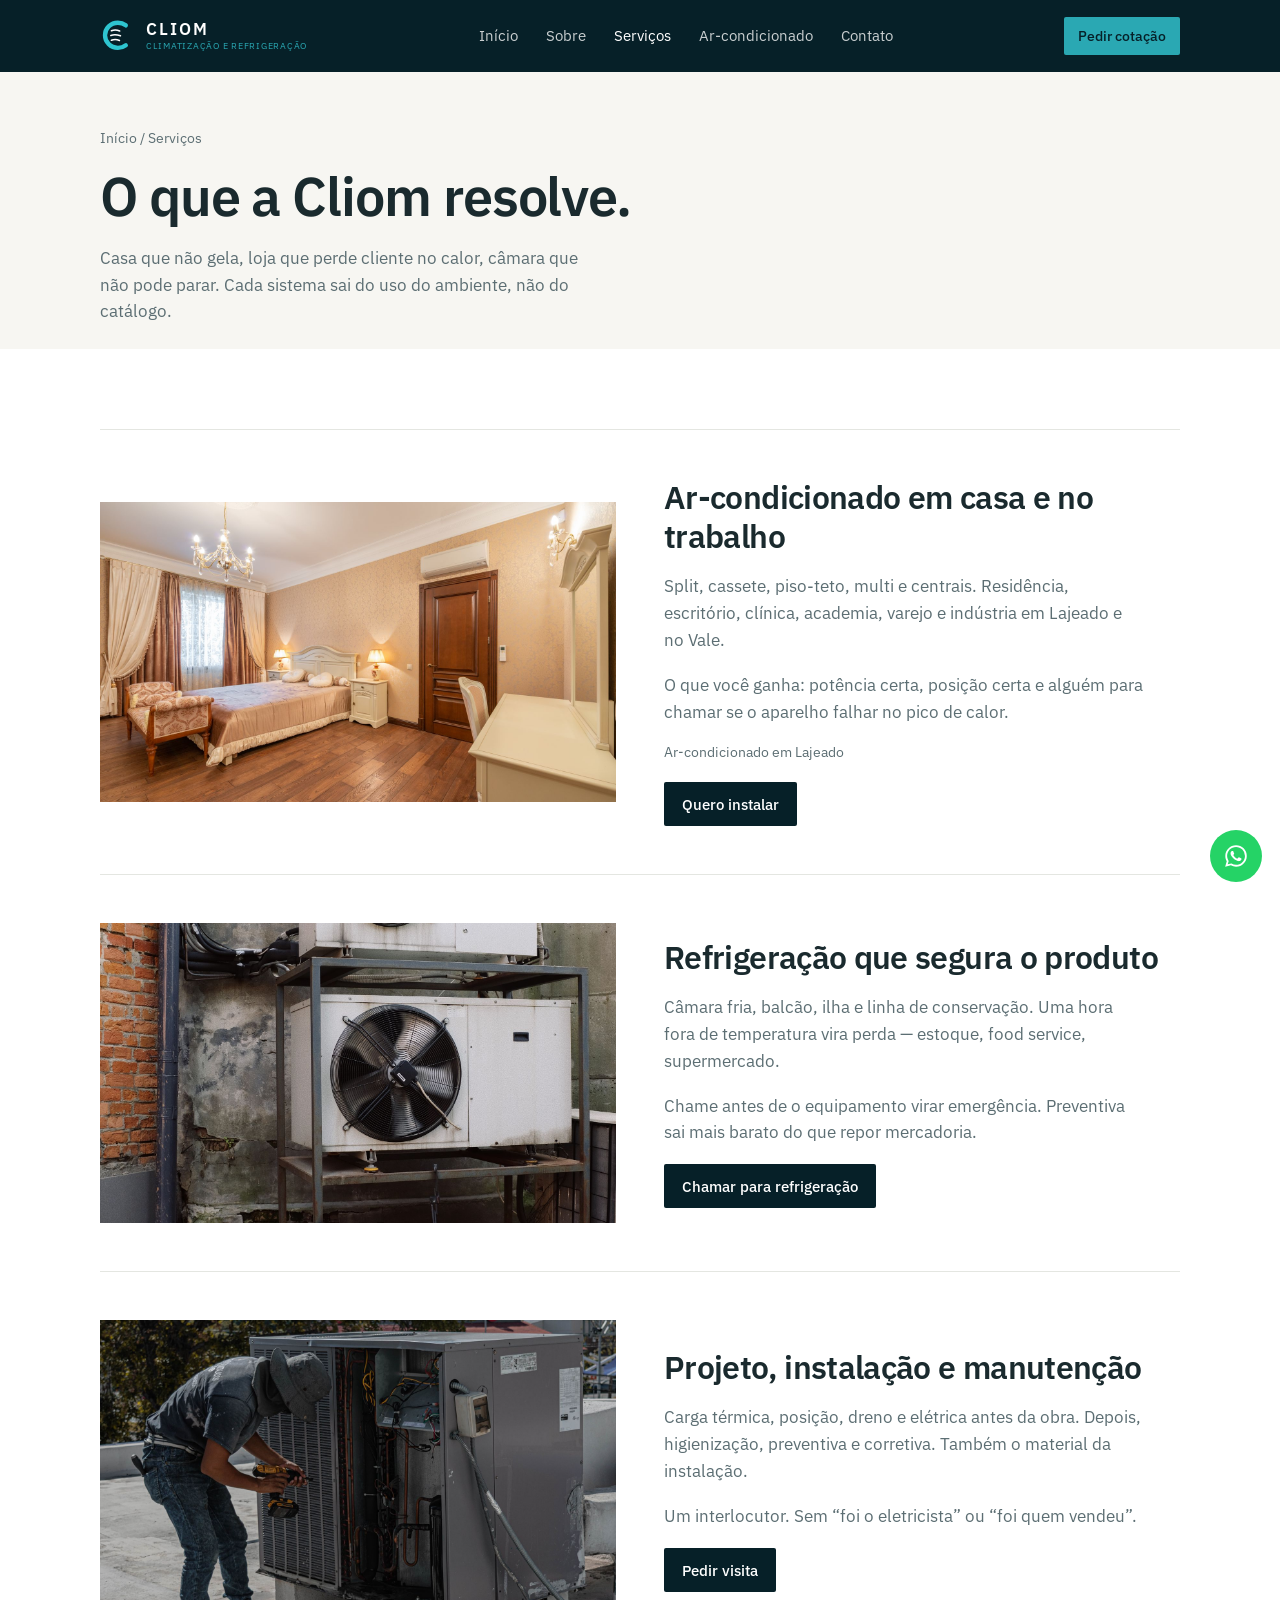
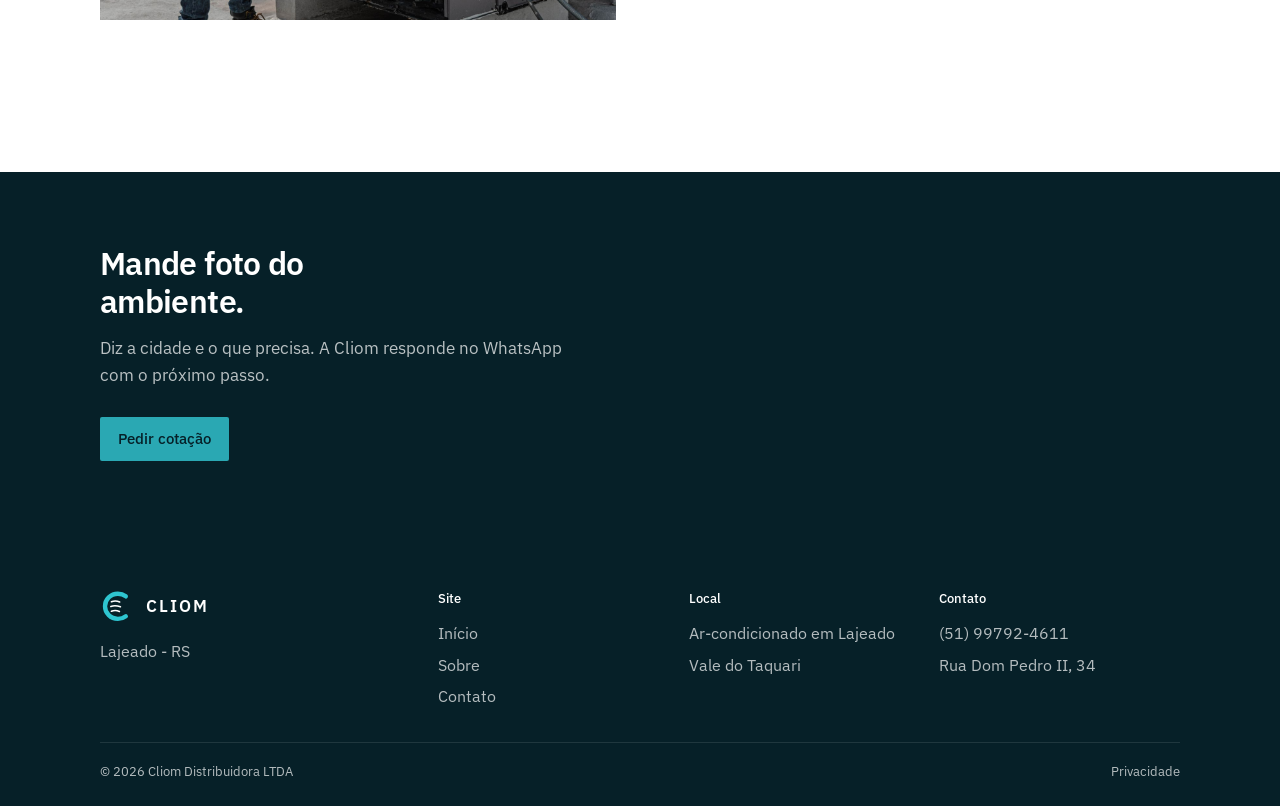
<file: servicos.html>
<!DOCTYPE html>
<html lang="pt-BR">
<head>
  <meta charset="UTF-8">
  <meta name="viewport" content="width=device-width, initial-scale=1">
  <title>Serviços | Climatização e refrigeração em Lajeado | Cliom</title>
  <meta name="description" content="Instalação de ar-condicionado, climatização comercial, refrigeração e manutenção em Lajeado. Visita técnica pelo WhatsApp.">
  <link rel="canonical" href="https://cliom.com.br/servicos.html">
  <meta name="robots" content="index, follow">
  <meta name="theme-color" content="#062028">
  <meta property="og:title" content="Serviços de climatização e refrigeração em Lajeado">
  <meta property="og:description" content="Instale, conserte ou climatize com visita técnica no Vale do Taquari.">
  <meta property="og:url" content="https://cliom.com.br/servicos.html">
  <meta property="og:image" content="https://cliom.com.br/img/logo.jpg">
  <link rel="icon" href="img/favicon.svg" type="image/svg+xml">
  <link rel="preconnect" href="https://fonts.googleapis.com">
  <link rel="preconnect" href="https://fonts.gstatic.com" crossorigin>
  <link href="https://fonts.googleapis.com/css2?family=IBM+Plex+Sans:wght@400;500;600;700&display=swap" rel="stylesheet">
  <link rel="stylesheet" href="css/styles.css">
</head>
<body>
  <header class="site-header" id="header">
    <div class="header-inner">
      <a class="logo" href="index.html" aria-label="Cliom, página inicial">
        <img src="img/logo.svg" alt="">
        <span class="logo-type"><strong>CLIOM</strong><span>CLIMATIZAÇÃO E REFRIGERAÇÃO</span></span>
      </a>
      <nav class="nav" aria-label="Principal">
        <a href="index.html">Início</a>
        <a href="sobre.html">Sobre</a>
        <a class="active" href="servicos.html">Serviços</a>
        <a href="ar-condicionado-lajeado.html">Ar-condicionado</a>
        <a href="contato.html">Contato</a>
      </nav>
      <div class="header-cta"><a class="btn btn-primary" href="https://wa.me/5551997924611?text=Olá%2C%20Cliom.%20Quero%20uma%20cotação." target="_blank" rel="noopener">Pedir cotação</a></div>
      <button class="nav-toggle" aria-label="Abrir menu"><span></span><span></span><span></span></button>
    </div>
  </header>

  <main>
    <section class="page-hero">
      <div class="container">
        <nav class="breadcrumb"><a href="index.html">Início</a> / Serviços</nav>
        <h1>O que a Cliom resolve.</h1>
        <p class="lead">Casa que não gela, loja que perde cliente no calor, câmara que não pode parar. Cada sistema sai do uso do ambiente, não do catálogo.</p>
      </div>
    </section>

    <section class="section">
      <div class="container">
        <article class="service-block" data-reveal>
          <div class="media"><img src="img/ac-room.jpg" alt="Ar-condicionado split em ambiente interno" width="1600" height="1066"></div>
          <div>
            <h2>Ar-condicionado em casa e no trabalho</h2>
            <p class="lead">Split, cassete, piso-teto, multi e centrais. Residência, escritório, clínica, academia, varejo e indústria em Lajeado e no Vale.</p>
            <p class="lead">O que você ganha: potência certa, posição certa e alguém para chamar se o aparelho falhar no pico de calor.</p>
            <p class="meta"><a href="ar-condicionado-lajeado.html">Ar-condicionado em Lajeado</a></p>
            <a class="btn btn-dark" href="https://wa.me/5551997924611?text=Olá%2C%20Cliom.%20Quero%20instalar%20ar-condicionado." target="_blank" rel="noopener">Quero instalar</a>
          </div>
        </article>
        <article class="service-block" data-reveal>
          <div class="media"><img src="img/cold-store.jpg" alt="Unidades de refrigeração comercial" width="1600" height="2400"></div>
          <div>
            <h2>Refrigeração que segura o produto</h2>
            <p class="lead">Câmara fria, balcão, ilha e linha de conservação. Uma hora fora de temperatura vira perda — estoque, food service, supermercado.</p>
            <p class="lead">Chame antes de o equipamento virar emergência. Preventiva sai mais barato do que repor mercadoria.</p>
            <a class="btn btn-dark" href="https://wa.me/5551997924611?text=Olá%2C%20Cliom.%20Preciso%20de%20refrigeração%20comercial." target="_blank" rel="noopener">Chamar para refrigeração</a>
          </div>
        </article>
        <article class="service-block" data-reveal>
          <div class="media"><img src="img/ac-install.jpg" alt="Manutenção de unidade de ar-condicionado em cobertura" width="1600" height="1200"></div>
          <div>
            <h2>Projeto, instalação e manutenção</h2>
            <p class="lead">Carga térmica, posição, dreno e elétrica antes da obra. Depois, higienização, preventiva e corretiva. Também o material da instalação.</p>
            <p class="lead">Um interlocutor. Sem “foi o eletricista” ou “foi quem vendeu”.</p>
            <a class="btn btn-dark" href="https://wa.me/5551997924611?text=Olá%2C%20Cliom.%20Preciso%20de%20instalação%20ou%20manutenção." target="_blank" rel="noopener">Pedir visita</a>
          </div>
        </article>
      </div>
    </section>
  </main>

  <section class="cta-band">
    <div class="container">
      <h2>Mande foto do ambiente.</h2>
      <p>Diz a cidade e o que precisa. A Cliom responde no WhatsApp com o próximo passo.</p>
      <div class="hero-actions">
        <a class="btn btn-primary" href="https://wa.me/5551997924611?text=Olá%2C%20Cliom.%20Quero%20uma%20cotação." target="_blank" rel="noopener">Pedir cotação</a>
      </div>
    </div>
  </section>

  <footer class="site-footer">
    <div class="container">
      <div class="footer-grid">
        <div>
          <a class="logo" href="index.html"><img src="img/logo.svg" alt=""><span class="logo-type"><strong>CLIOM</strong></span></a>
          <p style="margin-top:14px">Lajeado - RS</p>
        </div>
        <div>
          <h3>Site</h3>
          <ul>
            <li><a href="index.html">Início</a></li>
            <li><a href="sobre.html">Sobre</a></li>
            <li><a href="contato.html">Contato</a></li>
          </ul>
        </div>
        <div>
          <h3>Local</h3>
          <ul>
            <li><a href="ar-condicionado-lajeado.html">Ar-condicionado em Lajeado</a></li>
            <li>Vale do Taquari</li>
          </ul>
        </div>
        <div>
          <h3>Contato</h3>
          <ul>
            <li><a href="https://wa.me/5551997924611?text=Olá%2C%20Cliom.%20Quero%20uma%20visita%20técnica." target="_blank" rel="noopener">(51) 99792-4611</a></li>
            <li>Rua Dom Pedro II, 34</li>
          </ul>
        </div>
      </div>
      <div class="footer-bottom">
        <p>© <span id="year">2026</span> Cliom Distribuidora LTDA</p>
        <a href="privacidade.html">Privacidade</a>
      </div>
    </div>
  </footer>
  <a class="wa-float" href="https://wa.me/5551997924611?text=Olá%2C%20Cliom.%20Quero%20uma%20visita%20técnica." target="_blank" rel="noopener" aria-label="WhatsApp da Cliom"><svg viewBox="0 0 24 24" fill="currentColor"><path d="M19.05 4.91A9.82 9.82 0 0 0 12.04 2C6.58 2 2.13 6.45 2.13 11.91c0 1.75.46 3.45 1.32 4.95L2 22l5.25-1.38a9.9 9.9 0 0 0 4.79 1.22h.01c5.46 0 9.91-4.45 9.91-9.91 0-2.65-1.03-5.14-2.91-7.02zm-7.01 15.24h-.01a8.23 8.23 0 0 1-4.19-1.15l-.3-.18-3.12.82.83-3.04-.2-.31a8.2 8.2 0 0 1-1.26-4.38c0-4.54 3.7-8.24 8.25-8.24 2.2 0 4.27.86 5.82 2.42a8.18 8.18 0 0 1 2.42 5.83c0 4.55-3.7 8.24-8.24 8.24zm4.52-6.16c-.25-.12-1.47-.72-1.7-.81-.23-.08-.39-.12-.56.12-.17.25-.64.81-.78.97-.14.17-.29.19-.54.06-.25-.12-1.05-.39-2-1.23-.74-.66-1.23-1.47-1.38-1.72-.14-.25-.02-.38.11-.51.11-.11.25-.29.37-.43.12-.14.17-.25.25-.41.08-.17.04-.31-.02-.43-.06-.12-.56-1.34-.76-1.84-.2-.48-.4-.42-.56-.42h-.48c-.17 0-.43.06-.66.31-.22.25-.87.85-.87 2.07 0 1.22.89 2.4 1.01 2.56.12.17 1.75 2.67 4.23 3.74 1.76.76 2.2.82 2.99.69.46-.08 1.47-.6 1.67-1.18.21-.58.21-1.07.14-1.18-.07-.1-.22-.16-.47-.28z"/></svg></a>
  <div class="mobile-nav" id="mobile-nav">
    <div class="mobile-panel">
      <button class="close-nav btn btn-ghost" type="button">Fechar</button>
      <nav>
        <a href="index.html">Início</a>
        <a href="sobre.html">Sobre</a>
        <a href="servicos.html">Serviços</a>
        <a href="ar-condicionado-lajeado.html">Ar-condicionado</a>
        <a href="contato.html">Contato</a>
        <a href="https://wa.me/5551997924611?text=Olá%2C%20Cliom.%20Quero%20uma%20cotação." target="_blank" rel="noopener">Pedir cotação</a>
      </nav>
    </div>
  </div>
  <script src="js/main.js"></script>
</body>
</html>
</file>
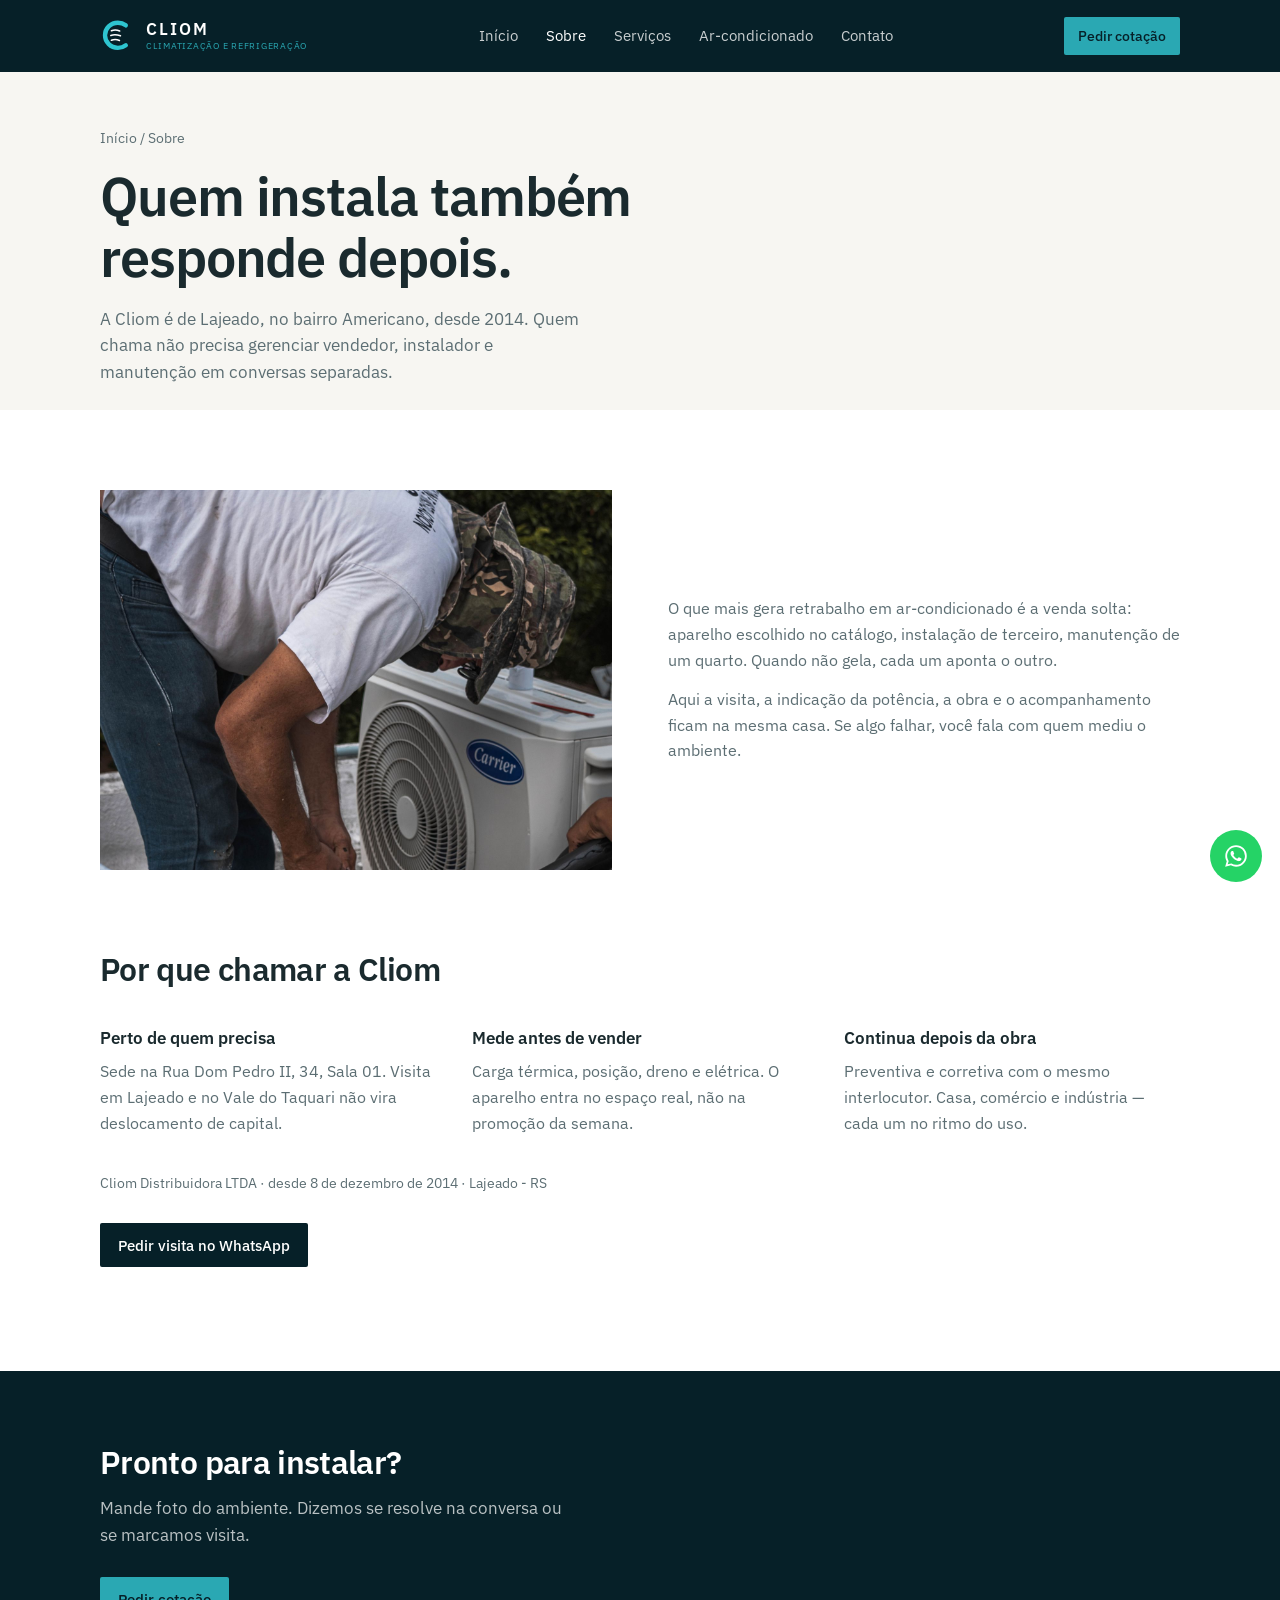
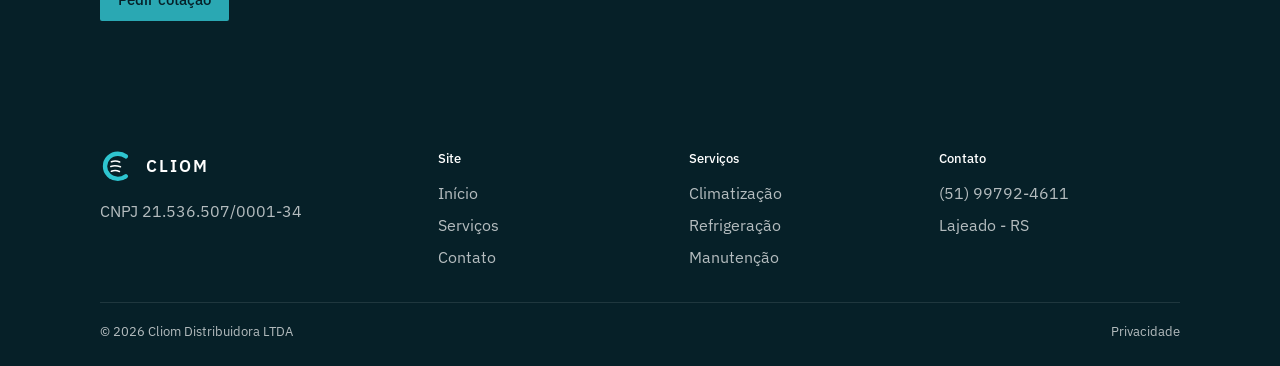
<file: sobre.html>
<!DOCTYPE html>
<html lang="pt-BR">
<head>
  <meta charset="UTF-8">
  <meta name="viewport" content="width=device-width, initial-scale=1">
  <title>Sobre a Cliom | Climatização e refrigeração em Lajeado</title>
  <meta name="description" content="A Cliom é de Lajeado desde 2014. Um responsável para vender, instalar e manter ar-condicionado e refrigeração no Vale do Taquari.">
  <link rel="canonical" href="https://cliom.com.br/sobre.html">
  <meta name="robots" content="index, follow">
  <meta name="theme-color" content="#062028">
  <meta property="og:title" content="Sobre a Cliom | Lajeado">
  <meta property="og:description" content="Empresa de Lajeado desde 2014. Visita, instalação e manutenção na mesma casa.">
  <meta property="og:url" content="https://cliom.com.br/sobre.html">
  <meta property="og:image" content="https://cliom.com.br/img/logo.jpg">
  <link rel="icon" href="img/favicon.svg" type="image/svg+xml">
  <link rel="preconnect" href="https://fonts.googleapis.com">
  <link rel="preconnect" href="https://fonts.gstatic.com" crossorigin>
  <link href="https://fonts.googleapis.com/css2?family=IBM+Plex+Sans:wght@400;500;600;700&display=swap" rel="stylesheet">
  <link rel="stylesheet" href="css/styles.css">
</head>
<body>
  <header class="site-header" id="header">
    <div class="header-inner">
      <a class="logo" href="index.html" aria-label="Cliom, página inicial">
        <img src="img/logo.svg" alt="">
        <span class="logo-type"><strong>CLIOM</strong><span>CLIMATIZAÇÃO E REFRIGERAÇÃO</span></span>
      </a>
      <nav class="nav" aria-label="Principal">
        <a href="index.html">Início</a>
        <a class="active" href="sobre.html">Sobre</a>
        <a href="servicos.html">Serviços</a>
        <a href="ar-condicionado-lajeado.html">Ar-condicionado</a>
        <a href="contato.html">Contato</a>
      </nav>
      <div class="header-cta"><a class="btn btn-primary" href="https://wa.me/5551997924611?text=Olá%2C%20Cliom.%20Quero%20uma%20cotação." target="_blank" rel="noopener">Pedir cotação</a></div>
      <button class="nav-toggle" aria-label="Abrir menu"><span></span><span></span><span></span></button>
    </div>
  </header>

  <main>
    <section class="page-hero">
      <div class="container">
        <nav class="breadcrumb"><a href="index.html">Início</a> / Sobre</nav>
        <h1>Quem instala também responde depois.</h1>
        <p class="lead">A Cliom é de Lajeado, no bairro Americano, desde 2014. Quem chama não precisa gerenciar vendedor, instalador e manutenção em conversas separadas.</p>
      </div>
    </section>

    <section class="section">
      <div class="container split" data-reveal>
        <div class="media"><img src="img/ac-tech.jpg" alt="Técnico instalando unidade externa de ar-condicionado" width="1600" height="2400"></div>
        <div class="prose">
          <p>O que mais gera retrabalho em ar-condicionado é a venda solta: aparelho escolhido no catálogo, instalação de terceiro, manutenção de um quarto. Quando não gela, cada um aponta o outro.</p>
          <p>Aqui a visita, a indicação da potência, a obra e o acompanhamento ficam na mesma casa. Se algo falhar, você fala com quem mediu o ambiente.</p>
        </div>
      </div>
    </section>

    <section class="section">
      <div class="container">
        <div class="section-head" data-reveal>
          <h2>Por que chamar a Cliom</h2>
        </div>
        <div class="reasons">
          <article data-reveal>
            <h3>Perto de quem precisa</h3>
            <p>Sede na Rua Dom Pedro II, 34, Sala 01. Visita em Lajeado e no Vale do Taquari não vira deslocamento de capital.</p>
          </article>
          <article data-reveal style="--d:.08s">
            <h3>Mede antes de vender</h3>
            <p>Carga térmica, posição, dreno e elétrica. O aparelho entra no espaço real, não na promoção da semana.</p>
          </article>
          <article data-reveal style="--d:.16s">
            <h3>Continua depois da obra</h3>
            <p>Preventiva e corretiva com o mesmo interlocutor. Casa, comércio e indústria — cada um no ritmo do uso.</p>
          </article>
        </div>
        <p class="hint" style="margin-top:36px">Cliom Distribuidora LTDA · desde 8 de dezembro de 2014 · Lajeado - RS</p>
        <p style="margin-top:28px">
          <a class="btn btn-dark" href="https://wa.me/5551997924611?text=Olá%2C%20Cliom.%20Quero%20uma%20visita%20técnica." target="_blank" rel="noopener">Pedir visita no WhatsApp</a>
        </p>
      </div>
    </section>
  </main>

  <section class="cta-band">
    <div class="container">
      <h2>Pronto para instalar?</h2>
      <p>Mande foto do ambiente. Dizemos se resolve na conversa ou se marcamos visita.</p>
      <div class="hero-actions">
        <a class="btn btn-primary" href="https://wa.me/5551997924611?text=Olá%2C%20Cliom.%20Quero%20uma%20cotação." target="_blank" rel="noopener">Pedir cotação</a>
      </div>
    </div>
  </section>

  <footer class="site-footer">
    <div class="container">
      <div class="footer-grid">
        <div>
          <a class="logo" href="index.html"><img src="img/logo.svg" alt=""><span class="logo-type"><strong>CLIOM</strong></span></a>
          <p style="margin-top:14px">CNPJ 21.536.507/0001-34</p>
        </div>
        <div>
          <h3>Site</h3>
          <ul>
            <li><a href="index.html">Início</a></li>
            <li><a href="servicos.html">Serviços</a></li>
            <li><a href="contato.html">Contato</a></li>
          </ul>
        </div>
        <div>
          <h3>Serviços</h3>
          <ul>
            <li>Climatização</li>
            <li>Refrigeração</li>
            <li>Manutenção</li>
          </ul>
        </div>
        <div>
          <h3>Contato</h3>
          <ul>
            <li><a href="https://wa.me/5551997924611?text=Olá%2C%20Cliom.%20Quero%20uma%20visita%20técnica." target="_blank" rel="noopener">(51) 99792-4611</a></li>
            <li>Lajeado - RS</li>
          </ul>
        </div>
      </div>
      <div class="footer-bottom">
        <p>© <span id="year">2026</span> Cliom Distribuidora LTDA</p>
        <a href="privacidade.html">Privacidade</a>
      </div>
    </div>
  </footer>
  <a class="wa-float" href="https://wa.me/5551997924611?text=Olá%2C%20Cliom.%20Quero%20uma%20visita%20técnica." target="_blank" rel="noopener" aria-label="WhatsApp da Cliom"><svg viewBox="0 0 24 24" fill="currentColor"><path d="M19.05 4.91A9.82 9.82 0 0 0 12.04 2C6.58 2 2.13 6.45 2.13 11.91c0 1.75.46 3.45 1.32 4.95L2 22l5.25-1.38a9.9 9.9 0 0 0 4.79 1.22h.01c5.46 0 9.91-4.45 9.91-9.91 0-2.65-1.03-5.14-2.91-7.02zm-7.01 15.24h-.01a8.23 8.23 0 0 1-4.19-1.15l-.3-.18-3.12.82.83-3.04-.2-.31a8.2 8.2 0 0 1-1.26-4.38c0-4.54 3.7-8.24 8.25-8.24 2.2 0 4.27.86 5.82 2.42a8.18 8.18 0 0 1 2.42 5.83c0 4.55-3.7 8.24-8.24 8.24zm4.52-6.16c-.25-.12-1.47-.72-1.7-.81-.23-.08-.39-.12-.56.12-.17.25-.64.81-.78.97-.14.17-.29.19-.54.06-.25-.12-1.05-.39-2-1.23-.74-.66-1.23-1.47-1.38-1.72-.14-.25-.02-.38.11-.51.11-.11.25-.29.37-.43.12-.14.17-.25.25-.41.08-.17.04-.31-.02-.43-.06-.12-.56-1.34-.76-1.84-.2-.48-.4-.42-.56-.42h-.48c-.17 0-.43.06-.66.31-.22.25-.87.85-.87 2.07 0 1.22.89 2.4 1.01 2.56.12.17 1.75 2.67 4.23 3.74 1.76.76 2.2.82 2.99.69.46-.08 1.47-.6 1.67-1.18.21-.58.21-1.07.14-1.18-.07-.1-.22-.16-.47-.28z"/></svg></a>
  <div class="mobile-nav" id="mobile-nav">
    <div class="mobile-panel">
      <button class="close-nav btn btn-ghost" type="button">Fechar</button>
      <nav>
        <a href="index.html">Início</a>
        <a href="sobre.html">Sobre</a>
        <a href="servicos.html">Serviços</a>
        <a href="ar-condicionado-lajeado.html">Ar-condicionado</a>
        <a href="contato.html">Contato</a>
        <a href="https://wa.me/5551997924611?text=Olá%2C%20Cliom.%20Quero%20uma%20cotação." target="_blank" rel="noopener">Pedir cotação</a>
      </nav>
    </div>
  </div>
  <script src="js/main.js"></script>
</body>
</html>
</file>
<file: css/styles.css>
:root {
  --navy: #062028;
  --navy-2: #0b303a;
  --cyan: #2aa8b3;
  --paper: #f7f6f2;
  --white: #fff;
  --ink: #1a2a2e;
  --muted: #5c6e73;
  --line: #e4e6e1;
  --header: 72px;
  --max: 1080px;
  --sans: "IBM Plex Sans", system-ui, sans-serif;
}

*,
*::before,
*::after {
  box-sizing: border-box;
  margin: 0;
  padding: 0;
}

html {
  scroll-behavior: smooth;
  scroll-padding-top: var(--header);
}

body {
  font-family: var(--sans);
  color: var(--ink);
  background: var(--white);
  line-height: 1.6;
}

img {
  max-width: 100%;
  display: block;
}

a {
  color: inherit;
  text-decoration: none;
}

button,
input,
select,
textarea {
  font: inherit;
}

button {
  cursor: pointer;
  border: 0;
  background: none;
  color: inherit;
}

ul {
  list-style: none;
}

.skip-link {
  position: absolute;
  left: 12px;
  top: -80px;
  background: var(--navy);
  color: var(--white);
  padding: 8px 12px;
  z-index: 100;
}

.skip-link:focus {
  top: 12px;
}

.container {
  width: min(calc(100% - 40px), var(--max));
  margin-inline: auto;
}

.site-header {
  position: sticky;
  top: 0;
  z-index: 50;
  height: var(--header);
  background: var(--navy);
  color: var(--white);
  transition: box-shadow 0.35s ease;
}

.site-header.scrolled {
  box-shadow: 0 8px 24px rgba(6, 32, 40, 0.28);
}

.header-inner {
  height: 100%;
  display: flex;
  align-items: center;
  justify-content: space-between;
  gap: 24px;
  width: min(calc(100% - 40px), var(--max));
  margin-inline: auto;
}

.logo {
  display: flex;
  align-items: center;
  gap: 10px;
  color: var(--white);
}

.logo img,
.logo svg {
  width: 36px;
  height: 36px;
}

.logo-type {
  display: flex;
  flex-direction: column;
  line-height: 1.05;
}

.logo-type strong {
  font-size: 1.05rem;
  letter-spacing: 0.12em;
  font-weight: 600;
}

.logo-type span {
  font-size: 0.58rem;
  letter-spacing: 0.08em;
  color: var(--cyan);
  margin-top: 3px;
}

.nav {
  display: flex;
  gap: 28px;
}

.nav a {
  color: rgba(255, 255, 255, 0.78);
  font-size: 0.92rem;
}

.nav a:hover,
.nav a.active {
  color: var(--white);
}

.header-cta .btn {
  min-height: 38px;
  padding: 0 14px;
  font-size: 0.88rem;
}

.nav-toggle {
  display: none;
  width: 40px;
  height: 40px;
  flex-direction: column;
  justify-content: center;
  align-items: center;
  gap: 5px;
}

.nav-toggle span {
  display: block;
  width: 16px;
  height: 1.5px;
  background: var(--white);
}

.btn {
  display: inline-flex;
  align-items: center;
  justify-content: center;
  min-height: 44px;
  padding: 0 18px;
  border-radius: 2px;
  font-weight: 500;
  font-size: 0.95rem;
}

.btn-primary {
  background: var(--cyan);
  color: var(--navy);
}

.btn-primary:hover {
  filter: brightness(1.05);
}

.btn-ghost {
  border: 1px solid rgba(255, 255, 255, 0.28);
  color: var(--white);
}

.btn-dark {
  background: var(--navy);
  color: var(--white);
}

.hero {
  padding: 88px 0 72px;
  background: var(--paper);
}

.hero-grid {
  display: grid;
  grid-template-columns: 1.1fr 0.9fr;
  gap: 64px;
  align-items: end;
}

.kicker {
  font-size: 0.82rem;
  color: var(--muted);
  margin-bottom: 18px;
}

h1 {
  font-size: clamp(2rem, 4.4vw, 3.4rem);
  font-weight: 600;
  line-height: 1.12;
  letter-spacing: -0.02em;
  max-width: 18ch;
}

h2 {
  font-size: clamp(1.5rem, 2.6vw, 2rem);
  font-weight: 600;
  line-height: 1.2;
  letter-spacing: -0.02em;
}

h3 {
  font-size: 1.05rem;
  font-weight: 600;
}

.lead,
.hero p {
  margin-top: 18px;
  color: var(--muted);
  max-width: 48ch;
  font-size: 1.05rem;
}

.hero-actions {
  display: flex;
  flex-wrap: wrap;
  gap: 12px;
  margin-top: 28px;
}

.hint {
  margin-top: 12px;
  font-size: 0.88rem;
  color: var(--muted);
}

.trust {
  display: flex;
  flex-wrap: wrap;
  gap: 10px 22px;
  margin-top: 28px;
  font-size: 0.88rem;
  color: var(--muted);
}

.trust span {
  padding-left: 14px;
  position: relative;
}

.trust span::before {
  content: "";
  position: absolute;
  left: 0;
  top: 0.55em;
  width: 6px;
  height: 6px;
  border-radius: 50%;
  background: var(--cyan);
}

.reasons {
  display: grid;
  grid-template-columns: 1fr 1fr 1fr;
  gap: 36px;
}

.reasons p {
  color: var(--muted);
  margin-top: 8px;
}

.cta-band {
  background: var(--navy);
  color: var(--white);
  padding: 72px 0;
  margin-top: 24px;
}

.cta-band h2 {
  max-width: 18ch;
}

.cta-band p {
  margin-top: 14px;
  color: rgba(255, 255, 255, 0.72);
  max-width: 48ch;
  font-size: 1.05rem;
}

.cta-band .hero-actions {
  margin-top: 28px;
}

.cta-band .hint {
  color: rgba(255, 255, 255, 0.55);
}

.next {
  display: grid;
  grid-template-columns: repeat(3, 1fr);
  gap: 24px;
  margin-top: 28px;
}

.next p {
  color: var(--muted);
  margin-top: 8px;
}

.work .btn,
.service-block .btn {
  margin-top: 18px;
}

.hero-photo {
  overflow: hidden;
}

.hero-photo img {
  width: 100%;
  height: 420px;
  object-fit: cover;
}

.section {
  padding: 80px 0;
}

.section + .section {
  padding-top: 0;
}

.rule {
  border: 0;
  border-top: 1px solid var(--line);
  margin: 0;
}

.section-head {
  margin-bottom: 36px;
  max-width: 58ch;
}

.section-head .lead {
  margin-top: 10px;
}

.service-list {
  display: grid;
  grid-template-columns: 1fr 1fr;
  gap: 0;
}

.service-list article {
  padding: 28px 32px 28px 0;
  border-top: 1px solid var(--line);
}

.service-list article:nth-child(-n + 2) {
  border-top: 0;
}

.service-list article:nth-child(odd) {
  padding-right: 40px;
}

.service-list article:nth-child(even) {
  padding-left: 40px;
  border-left: 1px solid var(--line);
}

.service-list p {
  color: var(--muted);
  margin-top: 8px;
}

.work {
  display: grid;
  grid-template-columns: 1fr 1fr;
  gap: 36px 32px;
}

.work article p {
  color: var(--muted);
  margin-top: 8px;
}

.photo {
  overflow: hidden;
  margin-bottom: 14px;
  background: var(--paper);
}

.photo img,
.work img {
  width: 100%;
  height: 240px;
  object-fit: cover;
  display: block;
}

.split {
  display: grid;
  grid-template-columns: 1fr 1fr;
  gap: 56px;
  align-items: center;
}

.split .media,
.service-block .media {
  overflow: hidden;
}

.split img,
.split .media img {
  width: 100%;
  height: 380px;
  object-fit: cover;
  object-position: center 30%;
}

.meta {
  font-size: 0.88rem;
  color: var(--muted);
  margin-top: 16px;
}

.process {
  display: grid;
  grid-template-columns: repeat(4, 1fr);
  gap: 24px;
}

.process article {
  padding-top: 16px;
  border-top: 2px solid var(--navy);
}

.process p {
  color: var(--muted);
  margin-top: 8px;
  font-size: 0.95rem;
}

.cities {
  color: var(--muted);
  line-height: 1.8;
  max-width: 62ch;
}

.faq {
  max-width: 760px;
}

.faq details {
  border-top: 1px solid var(--line);
  padding: 16px 0;
}

.faq details:last-child {
  border-bottom: 1px solid var(--line);
}

.faq summary {
  cursor: pointer;
  font-weight: 600;
  list-style: none;
}

.faq summary::-webkit-details-marker {
  display: none;
}

.faq details p {
  color: var(--muted);
  margin-top: 8px;
}

.page-hero {
  padding: 56px 0 24px;
  background: var(--paper);
}

.page-hero h1 {
  max-width: 22ch;
}

.breadcrumb {
  font-size: 0.85rem;
  color: var(--muted);
  margin-bottom: 16px;
}

.breadcrumb a:hover {
  color: var(--cyan);
}

.legal-grid {
  display: grid;
  grid-template-columns: 1fr 1fr;
  gap: 1px;
  background: var(--line);
  border: 1px solid var(--line);
  margin-top: 40px;
}

.legal-item {
  background: var(--white);
  padding: 18px 20px;
}

.legal-item span {
  display: block;
  font-size: 0.75rem;
  color: var(--muted);
  margin-bottom: 4px;
}

.timeline {
  margin-top: 36px;
}

.timeline-item {
  display: grid;
  grid-template-columns: 140px 1fr;
  gap: 20px;
  padding: 16px 0;
  border-top: 1px solid var(--line);
}

.timeline-item strong {
  color: var(--navy);
}

.service-block {
  display: grid;
  grid-template-columns: 1fr 1fr;
  gap: 48px;
  align-items: center;
  padding: 48px 0;
  border-top: 1px solid var(--line);
}

.service-block img,
.service-block .media img {
  width: 100%;
  height: 300px;
  object-fit: cover;
}

.contact-grid {
  display: grid;
  grid-template-columns: 0.85fr 1.15fr;
  gap: 48px;
}

.contact-list {
  display: grid;
  gap: 16px;
  margin-top: 20px;
}

.contact-list p,
.contact-list a {
  color: var(--muted);
}

.contact-list strong {
  display: block;
  color: var(--ink);
  margin-bottom: 2px;
}

.form {
  display: grid;
  gap: 14px;
}

.form-row {
  display: grid;
  grid-template-columns: 1fr 1fr;
  gap: 14px;
}

label {
  display: grid;
  gap: 6px;
  font-size: 0.86rem;
  font-weight: 500;
}

input,
select,
textarea {
  width: 100%;
  border: 1px solid var(--line);
  border-radius: 2px;
  padding: 12px 14px;
  background: var(--white);
  outline: none;
}

input:focus,
select:focus,
textarea:focus {
  border-color: var(--cyan);
}

textarea {
  min-height: 120px;
  resize: vertical;
}

.map-wrap {
  margin-top: 48px;
  border: 1px solid var(--line);
}

.map-wrap iframe {
  width: 100%;
  height: 320px;
  border: 0;
  display: block;
}

.article-layout {
  display: grid;
  grid-template-columns: 1fr 280px;
  gap: 56px;
  align-items: start;
}

.prose {
  display: grid;
  gap: 14px;
  color: var(--muted);
  max-width: 68ch;
}

.prose h2,
.prose h3 {
  color: var(--ink);
  margin-top: 16px;
}

.prose a {
  color: var(--cyan);
}

.aside-card {
  position: sticky;
  top: 96px;
  padding-top: 16px;
  border-top: 2px solid var(--navy);
}

.aside-card p {
  color: var(--muted);
  margin: 10px 0 18px;
}

.site-footer {
  background: var(--navy);
  color: rgba(255, 255, 255, 0.7);
  padding: 56px 0 24px;
  margin-top: 24px;
}

.cta-band + .site-footer {
  margin-top: 0;
}

.footer-grid {
  display: grid;
  grid-template-columns: 1.4fr 1fr 1fr 1.1fr;
  gap: 32px;
  padding-bottom: 32px;
  border-bottom: 1px solid rgba(255, 255, 255, 0.1);
}

.site-footer h3 {
  color: var(--white);
  margin-bottom: 12px;
  font-size: 0.8rem;
  font-weight: 500;
}

.site-footer a:hover {
  color: var(--white);
}

.site-footer li + li {
  margin-top: 6px;
}

.footer-bottom {
  display: flex;
  justify-content: space-between;
  gap: 12px;
  flex-wrap: wrap;
  padding-top: 18px;
  font-size: 0.82rem;
}

.wa-float {
  position: fixed;
  right: 18px;
  bottom: 18px;
  z-index: 40;
  width: 52px;
  height: 52px;
  border-radius: 50%;
  background: #25d366;
  color: var(--white);
  display: grid;
  place-items: center;
}

.wa-float svg {
  width: 26px;
  height: 26px;
}

.mobile-nav {
  position: fixed;
  inset: 0;
  background: rgba(6, 32, 40, 0.4);
  z-index: 80;
  opacity: 0;
  pointer-events: none;
}

.mobile-nav.open {
  opacity: 1;
  pointer-events: auto;
}

.mobile-panel {
  position: absolute;
  right: 0;
  top: 0;
  bottom: 0;
  width: min(84vw, 340px);
  background: var(--navy);
  color: var(--white);
  padding: 24px;
  display: flex;
  flex-direction: column;
  gap: 20px;
}

.mobile-panel nav {
  display: grid;
  gap: 14px;
  font-size: 1.15rem;
}

@media (max-width: 900px) {
  .nav,
  .header-cta {
    display: none;
  }

  .nav-toggle {
    display: flex;
  }

  .hero-grid,
  .service-list,
  .work,
  .split,
  .process,
  .reasons,
  .next,
  .legal-grid,
  .service-block,
  .contact-grid,
  .article-layout,
  .footer-grid,
  .form-row,
  .timeline-item {
    grid-template-columns: 1fr;
  }

  .service-list article,
  .service-list article:nth-child(odd),
  .service-list article:nth-child(even) {
    padding: 22px 0;
    border-left: 0;
    border-top: 1px solid var(--line);
  }

  .hero-photo img,
  .split img,
  .split .media img,
  .service-block img,
  .service-block .media img {
    height: 260px;
  }

  .logo-type span {
    display: none;
  }
}

@media (max-width: 640px) {
  .container,
  .header-inner {
    width: min(calc(100% - 28px), var(--max));
  }

  .hero,
  .section,
  .cta-band {
    padding: 56px 0;
  }

  .section + .section {
    padding-top: 0;
  }
}

[data-reveal] {
  opacity: 0;
  transform: translateY(28px);
  transition: opacity 0.7s ease, transform 0.7s ease;
  transition-delay: var(--d, 0s);
}

[data-reveal].is-visible {
  opacity: 1;
  transform: none;
}

[data-reveal] .photo img,
.split[data-reveal] img,
.service-block[data-reveal] img {
  transform: scale(1.06);
  transition: transform 1.1s ease;
}

[data-reveal].is-visible .photo img,
[data-reveal].is-visible img {
  transform: none;
}

.hero-copy,
.hero-photo {
  opacity: 0;
  transform: translateY(20px);
  animation: rise 0.8s ease forwards;
}

.hero-photo {
  animation-delay: 0.12s;
}

@keyframes rise {
  to {
    opacity: 1;
    transform: none;
  }
}

@media (prefers-reduced-motion: reduce) {
  html {
    scroll-behavior: auto;
  }

  [data-reveal],
  [data-reveal] img,
  .hero-copy,
  .hero-photo {
    opacity: 1;
    transform: none;
    animation: none;
    transition: none;
  }
}
</file>
